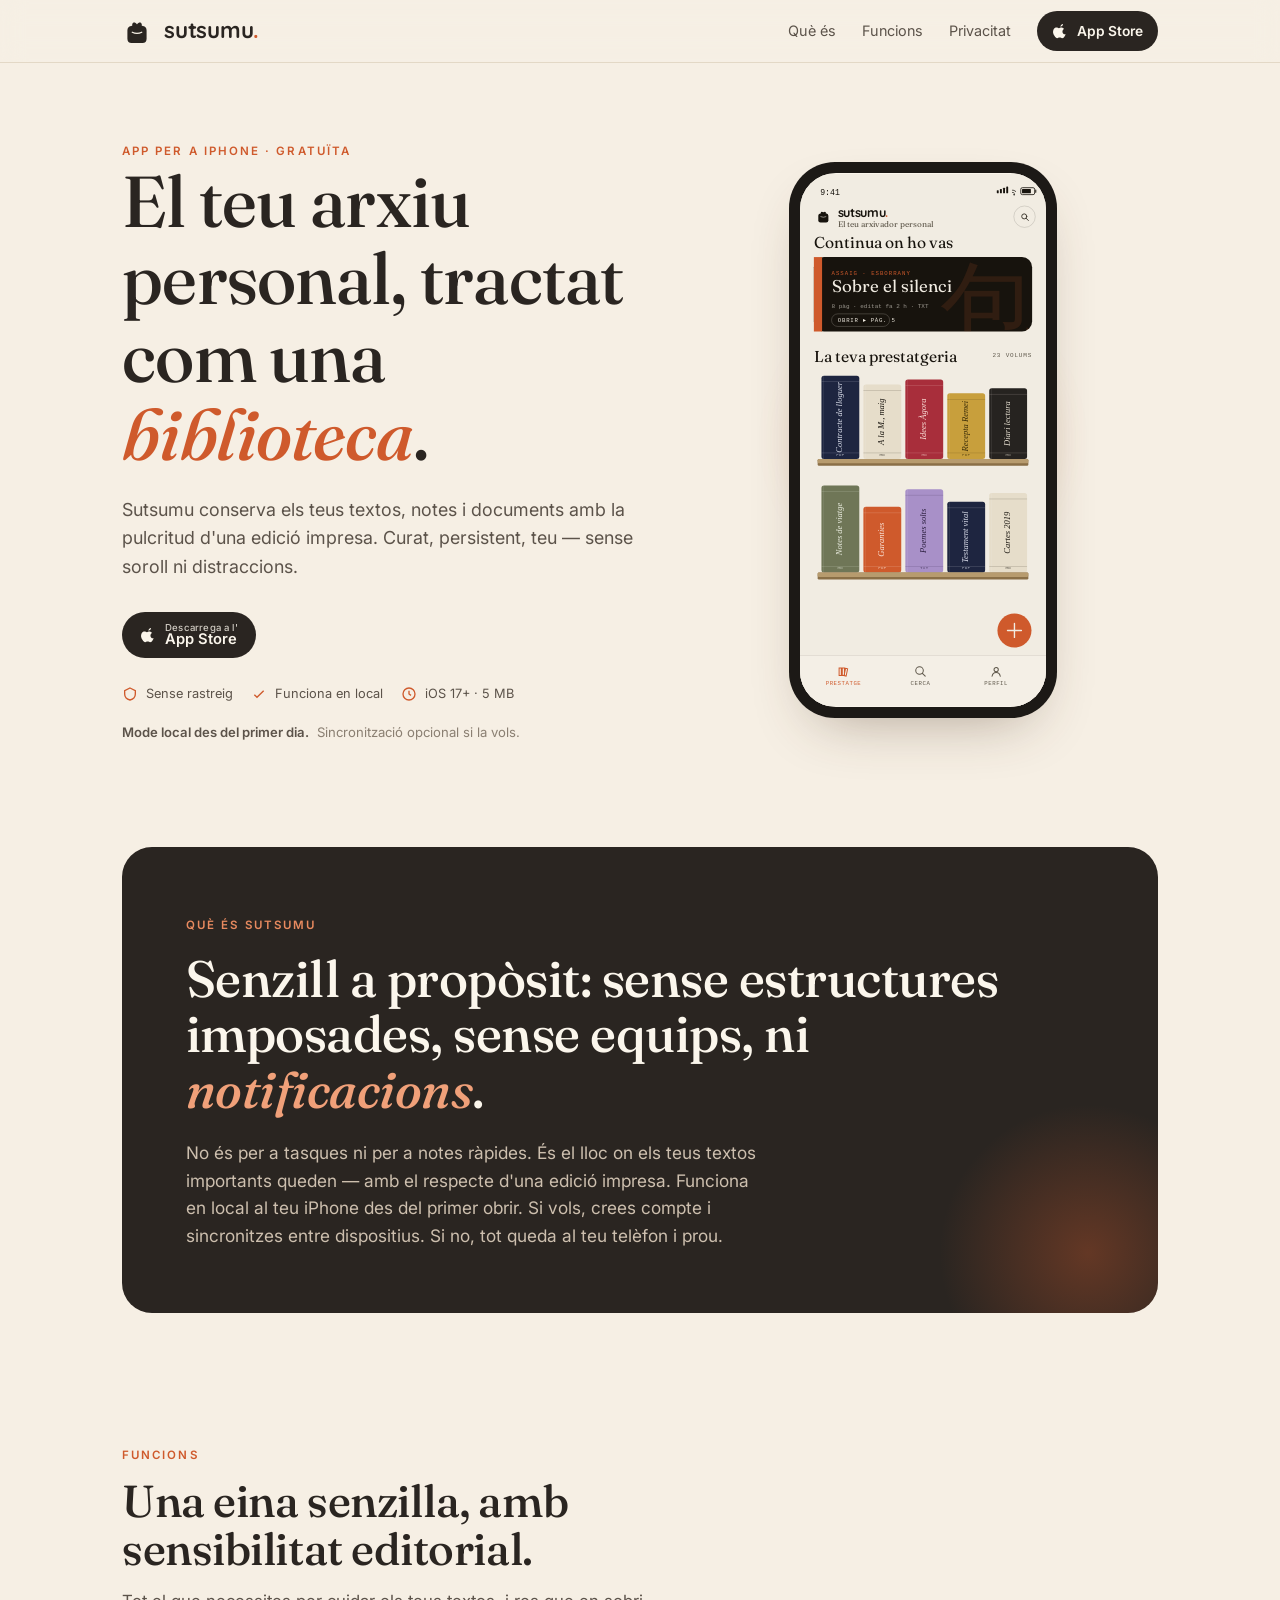
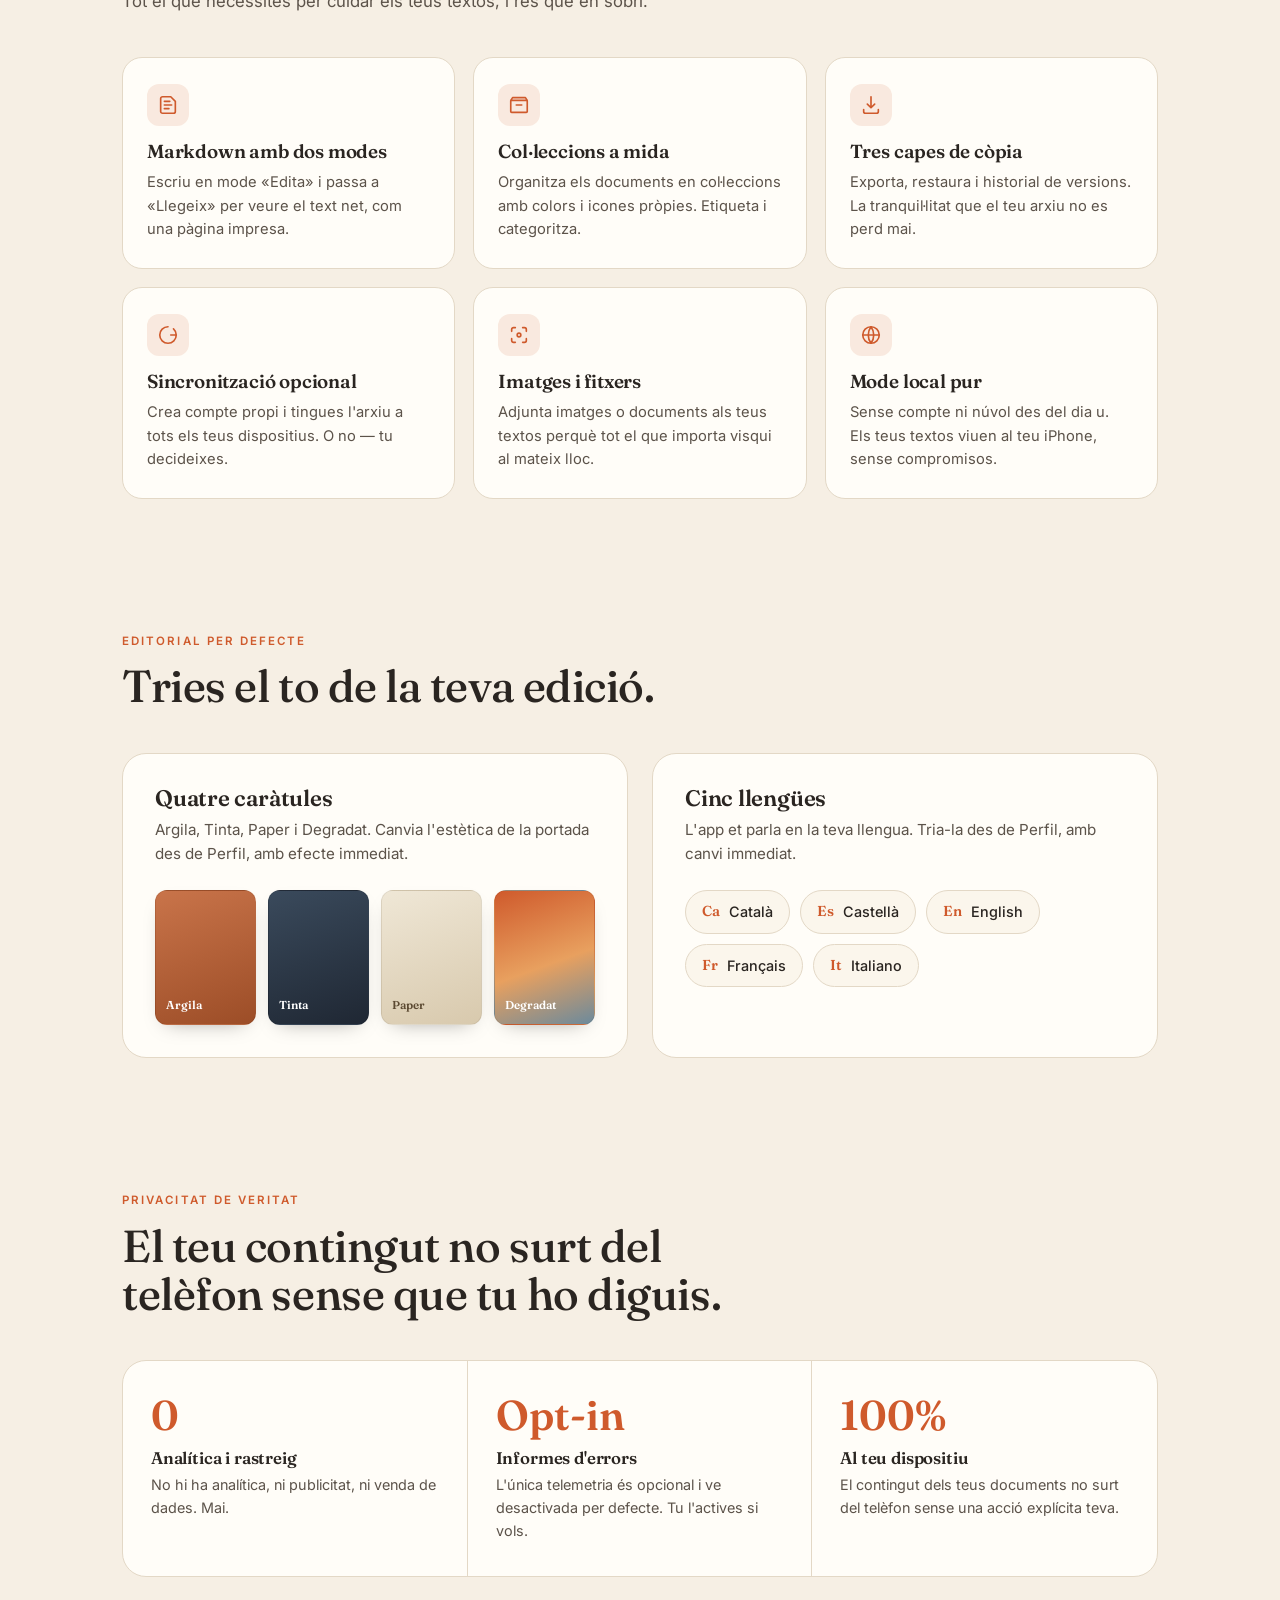
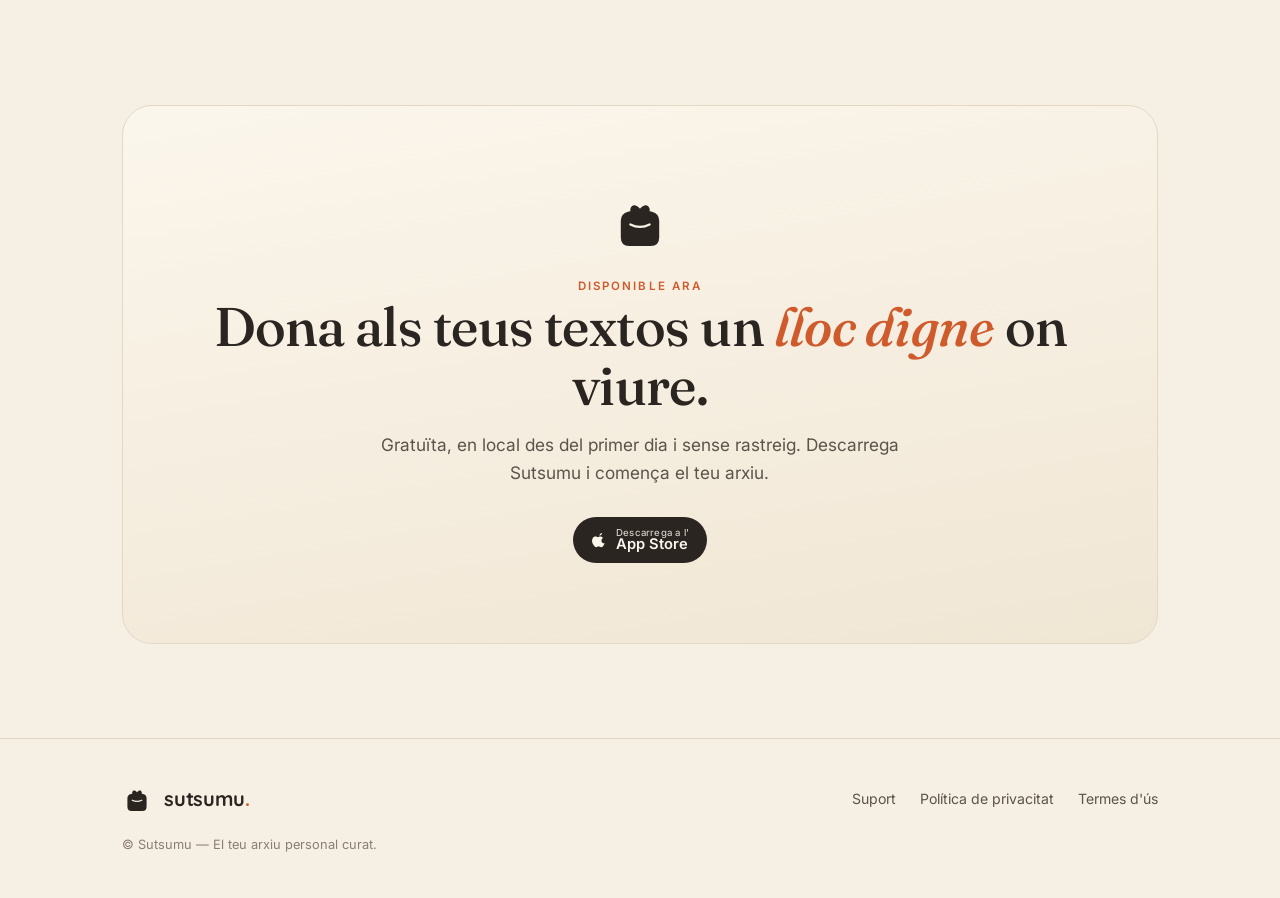
<file: index.html>
<!DOCTYPE html>
<html lang="ca">
<head>
<meta charset="UTF-8" />
<meta name="viewport" content="width=device-width, initial-scale=1" />
<meta name="theme-color" content="#cf5a2c" />
<title>Sutsumu — El teu arxiu personal curat</title>
<meta name="description" content="Sutsumu és una app per a iPhone que tracta els teus documents com una biblioteca: curada, persistent, teva. Local des del primer dia, sense rastreig. Disponible a l'App Store." />
<meta name="robots" content="index, follow" />
<link rel="canonical" href="https://sutsumu.com/" />
<meta property="og:title" content="Sutsumu — El teu arxiu personal curat" />
<meta property="og:description" content="Una app per a iPhone que tracta els teus documents com una biblioteca: curada, persistent, teva." />
<meta property="og:type" content="website" />
<meta property="og:url" content="https://sutsumu.com/" />
<meta name="twitter:card" content="summary" />
<meta name="twitter:title" content="Sutsumu — El teu arxiu personal curat" />
<meta name="twitter:description" content="Una app per a iPhone que tracta els teus documents com una biblioteca: curada, persistent, teva." />
<link rel="preconnect" href="https://fonts.googleapis.com">
<link rel="preconnect" href="https://fonts.gstatic.com" crossorigin>
<link href="https://fonts.googleapis.com/css2?family=Fraunces:ital,opsz,wght@0,9..144,400;0,9..144,500;0,9..144,600;1,9..144,400&family=Inter:wght@400;500;600&family=Quicksand:wght@500;600;700&display=swap" rel="stylesheet">
<style>
  :root{
    --paper:#f6efe4;
    --paper-2:#fbf6ec;
    --ink:#2a2521;
    --ink-soft:#5c534a;
    --ink-faint:#8a7f72;
    --clay:#cf5a2c;
    --clay-deep:#b14a22;
    --line:#e3d8c6;
    --card:#fffdf8;
    --shadow:0 24px 60px -28px rgba(73,49,28,.45);
    --serif:"Fraunces",Georgia,"Times New Roman",serif;
    --sans:"Inter",-apple-system,BlinkMacSystemFont,"Segoe UI",sans-serif;
  }
  *{box-sizing:border-box;margin:0;padding:0}
  html{scroll-behavior:smooth}
  body{
    font-family:var(--sans);
    color:var(--ink);
    background:var(--paper);
    line-height:1.6;
    -webkit-font-smoothing:antialiased;
    overflow-x:hidden;
  }
  .wrap{width:100%;max-width:1080px;margin:0 auto;padding:0 22px}
  a{color:inherit;text-decoration:none}
  a:focus-visible{outline:3px solid rgba(207,90,44,.5);outline-offset:4px;border-radius:6px}
  h1,h2,h3{font-family:var(--serif);font-weight:500;line-height:1.08;letter-spacing:-.01em}
  .eyebrow{
    font-family:var(--sans);font-size:.72rem;font-weight:600;letter-spacing:.18em;
    text-transform:uppercase;color:var(--clay);
  }

  /* ---------- Header ---------- */
  header{
    position:sticky;top:0;z-index:50;
    background:rgba(246,239,228,.82);
    backdrop-filter:blur(12px);
    border-bottom:1px solid var(--line);
  }
  .nav{display:flex;align-items:center;justify-content:space-between;height:62px}
  .brand{display:inline-flex;align-items:center;gap:9px}
  .brand-icon{width:36px;height:36px;color:var(--ink);display:block;margin-left:-3px}
  .logo{font-family:"Quicksand",var(--sans);font-size:1.4rem;font-weight:700;letter-spacing:-.01em;color:var(--ink)}
  .logo span{color:var(--clay)}
  .nav-links{display:flex;align-items:center;gap:26px;font-size:.9rem}
  .nav-links a.muted{color:var(--ink-soft)}
  .nav-links a.muted:hover{color:var(--ink)}
  .btn{
    display:inline-flex;align-items:center;gap:9px;
    background:var(--ink);color:var(--paper-2);
    padding:11px 18px;border-radius:999px;font-size:.86rem;font-weight:600;
    transition:transform .2s ease,background .2s ease;white-space:nowrap;
  }
  .btn:hover{background:var(--clay-deep);transform:translateY(-1px)}
  .btn svg{width:16px;height:16px;fill:currentColor}
  .btn .ds{display:flex;flex-direction:column;line-height:1;text-align:left}
  .btn .ds small{font-size:.6rem;font-weight:500;opacity:.8;letter-spacing:.02em}
  .btn .ds b{font-size:.92rem;font-weight:600}
  .nav .btn-mini{padding:9px 15px}
  @media(max-width:640px){.nav-links .muted{display:none}}

  /* ---------- Hero ---------- */
  .hero{position:relative;padding:74px 0 40px}
  .hero-grid{display:grid;grid-template-columns:1.05fr .95fr;gap:48px;align-items:center}
  .hero h1{font-size:clamp(2.6rem,7vw,4.5rem)}
  .hero h1 em{font-style:italic;color:var(--clay)}
  .hero p.lead{
    margin-top:22px;font-size:1.12rem;color:var(--ink-soft);max-width:30em;
  }
  .hero .ctas{display:flex;flex-wrap:wrap;gap:14px;margin-top:30px;align-items:center}
  .hero .note{font-size:.82rem;color:var(--ink-faint);margin-top:18px;display:flex;align-items:center;gap:8px}
  .hero .note b{color:var(--ink-soft);font-weight:600}
  .badge-row{display:flex;gap:18px;flex-wrap:wrap;margin-top:26px}
  .badge-row .b{display:flex;align-items:center;gap:8px;font-size:.8rem;color:var(--ink-soft)}
  .badge-row .b svg{width:16px;height:16px;stroke:var(--clay);fill:none;stroke-width:2}

  /* ---------- Phone mockup ---------- */
  .phone-stage{display:flex;justify-content:center;align-items:center;position:relative}
  .glow{position:absolute;width:340px;height:340px;border-radius:50%;
    background:radial-gradient(circle,rgba(207,90,44,.28),transparent 65%);filter:blur(10px);z-index:0}
  .phone{
    position:relative;z-index:1;width:268px;height:556px;border-radius:46px;
    background:#1c1916;padding:11px;box-shadow:var(--shadow);
  }
  .phone .screen{
    width:100%;height:100%;border-radius:36px;overflow:hidden;
    background:var(--paper-2);display:flex;flex-direction:column;
  }
  .notch{position:absolute;top:18px;left:50%;transform:translateX(-50%);
    width:96px;height:26px;background:#1c1916;border-radius:0 0 16px 16px;z-index:3}
  .app-top{padding:30px 20px 14px;border-bottom:1px solid var(--line)}
  .app-top .eyebrow{font-size:.6rem;letter-spacing:.16em}
  .app-top h3{font-size:1.45rem;margin-top:5px;font-weight:600}
  .app-meta{display:flex;gap:7px;margin-top:11px;flex-wrap:wrap}
  .chip{font-size:.6rem;padding:4px 9px;border-radius:999px;border:1px solid var(--line);color:var(--ink-soft);font-weight:500}
  .chip.clay{background:var(--clay);color:#fff;border-color:var(--clay)}
  .app-body{padding:16px 20px;flex:1;overflow:hidden}
  .doc{padding:13px 14px;border-radius:13px;background:var(--card);border:1px solid var(--line);margin-bottom:11px}
  .doc .t{font-family:var(--serif);font-size:.92rem;font-weight:600}
  .doc .s{font-size:.66rem;color:var(--ink-faint);margin-top:3px}
  .doc .dots{display:flex;gap:5px;margin-top:9px}
  .doc .dots i{width:8px;height:8px;border-radius:50%;display:block}
  .ln{height:7px;border-radius:4px;background:var(--line);margin-top:7px}
  .ln.s{width:62%}

  .app-screen{width:100%;height:100%;display:block}
  .app-screen .serif{font-family:"Fraunces",Georgia,serif}
  .app-screen .wm{font-family:"Quicksand",sans-serif;font-weight:700}
  .app-screen .mono{font-family:ui-monospace,"SF Mono",Menlo,monospace}

  /* ---------- Sections ---------- */
  section{padding:64px 0}
  .section-head{max-width:40em;margin-bottom:42px}
  .section-head h2{font-size:clamp(1.9rem,4.5vw,2.8rem);margin-top:10px}
  .section-head p{margin-top:14px;color:var(--ink-soft);font-size:1.05rem}

  /* Manifesto / antinotion */
  .manifesto{background:var(--ink);color:var(--paper-2);border-radius:30px;padding:clamp(34px,6vw,64px);position:relative;overflow:hidden}
  .manifesto::after{content:"";position:absolute;right:-80px;bottom:-90px;width:300px;height:300px;border-radius:50%;
    background:radial-gradient(circle,rgba(207,90,44,.35),transparent 70%)}
  .manifesto .eyebrow{color:#e88a5f}
  .manifesto h2{font-size:clamp(2rem,5vw,3.2rem);margin-top:14px;max-width:16em;position:relative;z-index:1}
  .manifesto h2 em{font-style:italic;color:#f0a079}
  .manifesto p{margin-top:22px;color:#cdbfae;font-size:1.08rem;max-width:34em;position:relative;z-index:1}

  /* Features grid */
  .grid{display:grid;grid-template-columns:repeat(3,1fr);gap:18px}
  .feat{background:var(--card);border:1px solid var(--line);border-radius:20px;padding:26px 24px;transition:transform .25s ease,box-shadow .25s ease}
  .feat:hover{transform:translateY(-4px);box-shadow:var(--shadow)}
  .feat .ic{width:42px;height:42px;border-radius:12px;display:flex;align-items:center;justify-content:center;
    background:rgba(207,90,44,.12);margin-bottom:16px}
  .feat .ic svg{width:22px;height:22px;stroke:var(--clay);fill:none;stroke-width:1.8;stroke-linecap:round;stroke-linejoin:round}
  .feat h3{font-size:1.18rem;font-weight:600}
  .feat p{margin-top:9px;font-size:.92rem;color:var(--ink-soft)}

  /* Covers + languages */
  .duo{display:grid;grid-template-columns:1fr 1fr;gap:24px}
  .panel{background:var(--card);border:1px solid var(--line);border-radius:24px;padding:32px;min-width:0}
  .panel h3{font-size:1.4rem;font-weight:600}
  .panel p{margin-top:8px;color:var(--ink-soft);font-size:.95rem}
  .covers{display:grid;grid-template-columns:repeat(4,1fr);gap:12px;margin-top:24px}
  .cover{aspect-ratio:3/4;border-radius:12px;border:1px solid rgba(0,0,0,.06);display:flex;align-items:flex-end;padding:10px;
    font-family:var(--serif);font-size:.72rem;font-weight:600;color:#fff;box-shadow:0 8px 20px -12px rgba(0,0,0,.4)}
  .cover.argila{background:linear-gradient(160deg,#c9744a,#9c4d27)}
  .cover.tinta{background:linear-gradient(160deg,#3a4a5c,#1f2733);}
  .cover.paper{background:linear-gradient(160deg,#efe7d6,#d8c9ad);color:#5c4a32}
  .cover.degradat{background:linear-gradient(160deg,#cf5a2c,#e8a05f 55%,#6c8a9c)}
  .langs{display:flex;flex-wrap:wrap;gap:10px;margin-top:24px}
  .lang{display:flex;align-items:center;gap:9px;border:1px solid var(--line);border-radius:999px;padding:9px 16px;font-size:.9rem;font-weight:500;background:var(--paper-2)}
  .lang b{font-family:var(--serif);color:var(--clay);font-weight:600}

  /* Privacy / trust */
  .trust{display:grid;grid-template-columns:repeat(3,1fr);gap:0;border:1px solid var(--line);border-radius:24px;overflow:hidden;background:var(--card)}
  .trust .cell{padding:34px 28px;border-right:1px solid var(--line)}
  .trust .cell:last-child{border-right:none}
  .trust .num{font-family:var(--serif);font-size:2.6rem;font-weight:600;color:var(--clay);line-height:1}
  .trust .cell h3{font-size:1.05rem;font-weight:600;margin-top:12px}
  .trust .cell p{font-size:.9rem;color:var(--ink-soft);margin-top:6px}

  /* Final CTA */
  .final{text-align:center;background:linear-gradient(170deg,var(--paper-2),#f0e6d4);border-radius:30px;padding:clamp(44px,7vw,80px) 24px;border:1px solid var(--line)}
  .final h2{font-size:clamp(2.1rem,5.5vw,3.4rem)}
  .final h2 em{font-style:italic;color:var(--clay)}
  .final p{margin:16px auto 0;color:var(--ink-soft);max-width:30em;font-size:1.08rem}
  .final .ctas{display:flex;justify-content:center;flex-wrap:wrap;gap:14px;margin-top:30px}
  .icon-app{width:72px;height:72px;color:var(--ink);margin:0 auto 14px;display:block}

  /* Footer */
  footer{border-top:1px solid var(--line);padding:42px 0;margin-top:30px}
  .foot{display:flex;justify-content:space-between;align-items:center;flex-wrap:wrap;gap:18px}
  .foot .logo{font-size:1.25rem}
  .foot-links{display:flex;gap:24px;font-size:.88rem;color:var(--ink-soft)}
  .foot-links a:hover{color:var(--clay)}
  .copy{font-size:.8rem;color:var(--ink-faint);margin-top:18px}

  /* reveal */
  .reveal{opacity:0;transform:translateY(22px);transition:opacity .7s ease,transform .7s ease}
  .reveal.in{opacity:1;transform:none}

  @media(max-width:880px){
    .hero-grid{grid-template-columns:1fr;gap:36px}
    .hero{padding:48px 0 20px;text-align:center}
    .hero p.lead{margin-left:auto;margin-right:auto}
    .hero .ctas,.badge-row,.hero .note{justify-content:center}
    .grid{grid-template-columns:1fr 1fr}
    .duo{grid-template-columns:1fr}
    .trust{grid-template-columns:1fr}
    .trust .cell{border-right:none;border-bottom:1px solid var(--line)}
    .trust .cell:last-child{border-bottom:none}
  }
  @media(max-width:540px){
    .grid{grid-template-columns:1fr}
    section{padding:48px 0}
    .panel{padding:26px 20px}
    .covers{gap:8px}
    .cover{padding:8px;font-size:.68rem}
  }
  @media(max-width:640px){
    .wrap{padding:0 18px}
    .nav{height:58px}
    .brand-icon{width:31px;height:31px}
    .logo{font-size:1.26rem}
    .nav .btn-mini{padding:9px 13px;font-size:.8rem}
    .hero{padding:30px 0 28px}
    .hero-grid{gap:22px}
    .hero h1{
      font-size:clamp(2.05rem,10vw,2.55rem);
      line-height:1.04;
      letter-spacing:0;
      max-width:9.4em;
      margin-left:auto;
      margin-right:auto;
    }
    .hero p.lead{
      margin-top:16px;
      font-size:.98rem;
      line-height:1.5;
      max-width:24em;
    }
    .hero .ctas{margin-top:22px}
    .badge-row{margin-top:18px;gap:10px 14px}
    .badge-row .b{font-size:.75rem}
    .hero .note{display:none}
    .phone-stage{
      align-items:flex-start;
      margin-top:2px;
      max-height:260px;
      overflow:hidden;
    }
    .glow{width:230px;height:230px}
    .phone{
      width:min(58vw,218px);
      height:auto;
      aspect-ratio:268/556;
      border-radius:38px;
      padding:9px;
    }
    .phone .screen{border-radius:29px}
    #que-es{padding-top:24px}
    .manifesto,.final{border-radius:22px}
  }
  @media(max-width:380px){
    .wrap{padding:0 16px}
    .hero h1{font-size:2rem}
    .hero p.lead{font-size:.95rem}
    .badge-row .b:nth-child(3){display:none}
    .phone{width:min(54vw,200px)}
    .nav .btn-mini{padding:8px 11px}
  }
  @media(max-width:640px) and (max-height:720px){
    .badge-row{display:none}
    .hero p.lead{font-size:.94rem}
    .phone-stage{max-height:170px}
    .phone{width:min(52vw,190px)}
  }

  @media (prefers-reduced-motion: reduce){
    html{scroll-behavior:auto}
    *,*::before,*::after{
      animation-duration:.01ms!important;
      animation-iteration-count:1!important;
      transition-duration:.01ms!important;
      scroll-behavior:auto!important;
    }
    .reveal{opacity:1;transform:none}
  }
</style>
</head>
<body>

<svg width="0" height="0" style="position:absolute" aria-hidden="true" focusable="false">
  <symbol id="sutsumu-mark" viewBox="0 0 120 120">
    <mask id="sutsumu-smile">
      <rect width="120" height="120" fill="#fff"/>
      <path d="M44 64 Q60 72 76 64" fill="none" stroke="#000" stroke-width="3.8" stroke-linecap="round"/>
    </mask>
    <g fill="currentColor" mask="url(#sutsumu-smile)">
      <path d="M28 58 Q28 46 40 43 L60 38 L80 43 Q92 46 92 58 L92 86 Q92 100 78 100 L42 100 Q28 100 28 86 Z"/>
      <path d="M60 38 C54 30 46 30 44 38 C42 46 52 48 60 44 C68 48 78 46 76 38 C74 30 66 30 60 38 Z"/>
    </g>
  </symbol>
</svg>

<header>
  <div class="wrap nav">
    <a href="#top" class="brand" aria-label="Sutsumu">
      <svg class="brand-icon" role="img" aria-hidden="true"><use href="#sutsumu-mark"/></svg>
      <span class="logo">sutsumu<span>.</span></span>
    </a>
    <nav class="nav-links">
      <a class="muted" href="#que-es">Què és</a>
      <a class="muted" href="#funcions">Funcions</a>
      <a class="muted" href="#privacitat">Privacitat</a>
      <a class="btn btn-mini" href="https://apps.apple.com/app/sutsumu/id6776719183" target="_blank" rel="noopener">
        <svg viewBox="0 0 24 24"><path d="M16.5 1.5c.1 1-.3 2-1 2.8-.7.8-1.8 1.4-2.8 1.3-.1-1 .4-2 1-2.7.7-.8 1.9-1.4 2.8-1.4zM20.5 17c-.5 1.2-.8 1.7-1.5 2.7-.9 1.4-2.2 3.1-3.8 3.1-1.4 0-1.8-.9-3.7-.9s-2.3.9-3.7.9c-1.5 0-2.7-1.5-3.7-2.9C1.4 16.8.8 12.2 2.5 9.3c.9-1.5 2.5-2.5 4.2-2.5 1.5 0 2.5 1 3.7 1 1.2 0 1.9-1 3.7-1 1.4 0 2.9.8 3.9 2.1-3.4 1.9-2.8 6.8.5 8.1z"/></svg>
        App Store
      </a>
    </nav>
  </div>
</header>

<main id="top">

  <!-- HERO -->
  <section class="hero">
    <div class="wrap hero-grid">
      <div class="reveal in">
        <span class="eyebrow">App per a iPhone · Gratuïta</span>
        <h1>El teu arxiu personal, tractat com una <em>biblioteca</em>.</h1>
        <p class="lead">Sutsumu conserva els teus textos, notes i documents amb la pulcritud d'una edició impresa. Curat, persistent, teu — sense soroll ni distraccions.</p>
        <div class="ctas">
          <a class="btn" href="https://apps.apple.com/app/sutsumu/id6776719183" target="_blank" rel="noopener">
            <svg viewBox="0 0 24 24"><path d="M16.5 1.5c.1 1-.3 2-1 2.8-.7.8-1.8 1.4-2.8 1.3-.1-1 .4-2 1-2.7.7-.8 1.9-1.4 2.8-1.4zM20.5 17c-.5 1.2-.8 1.7-1.5 2.7-.9 1.4-2.2 3.1-3.8 3.1-1.4 0-1.8-.9-3.7-.9s-2.3.9-3.7.9c-1.5 0-2.7-1.5-3.7-2.9C1.4 16.8.8 12.2 2.5 9.3c.9-1.5 2.5-2.5 4.2-2.5 1.5 0 2.5 1 3.7 1 1.2 0 1.9-1 3.7-1 1.4 0 2.9.8 3.9 2.1-3.4 1.9-2.8 6.8.5 8.1z"/></svg>
            <span class="ds"><small>Descarrega a l'</small><b>App Store</b></span>
          </a>
        </div>
        <div class="badge-row">
          <span class="b"><svg viewBox="0 0 24 24"><path d="M12 3l8 4v5c0 5-3.5 8-8 9-4.5-1-8-4-8-9V7l8-4z"/></svg> Sense rastreig</span>
          <span class="b"><svg viewBox="0 0 24 24"><path d="M5 13l4 4L19 7"/></svg> Funciona en local</span>
          <span class="b"><svg viewBox="0 0 24 24"><circle cx="12" cy="12" r="9"/><path d="M12 7v5l3 2"/></svg> iOS 17+ · 5 MB</span>
        </div>
        <p class="note"><b>Mode local des del primer dia.</b> Sincronització opcional si la vols.</p>
      </div>

      <div class="phone-stage reveal in">
        <div class="glow"></div>
        <div class="phone">
          <div class="screen">
            <svg class="app-screen" viewBox="0 0 390 844" xmlns="http://www.w3.org/2000/svg" role="img" aria-label="Pantalla principal de l'app Sutsumu: la teva prestatgeria de documents">
              <rect width="390" height="844" fill="#f1ece2"></rect>
              <text x="32" y="34" class="mono" font-size="13" font-weight="500" fill="#17130d">9:41</text>
              <g fill="#17130d">
                <rect x="312" y="26" width="3" height="5" rx="1"></rect>
                <rect x="317" y="24" width="3" height="7" rx="1"></rect>
                <rect x="322" y="22" width="3" height="9" rx="1"></rect>
                <rect x="327" y="20" width="3" height="11" rx="1"></rect>
              </g>
              <g fill="none" stroke="#17130d" stroke-width="1.3" stroke-linecap="round">
                <path d="M337 26c2 0 3.8.8 5 2.1"></path>
                <path d="M337 29.5c1 0 2 .4 2.7 1.1"></path>
              </g>
              <circle cx="339.5" cy="33" r="1.2" fill="#17130d"></circle>
              <rect x="350" y="22" width="22" height="11" rx="2.5" fill="none" stroke="#17130d" stroke-width="1.3"></rect>
              <rect x="352" y="24" width="14" height="7" rx="1" fill="#17130d"></rect>
              <rect x="373" y="25" width="1.6" height="5" rx="0.8" fill="#17130d"></rect>
              <g transform="translate(22,52) scale(0.25)">
                <path d="M28 58 Q28 46 40 43 L60 38 L80 43 Q92 46 92 58 L92 86 Q92 100 78 100 L42 100 Q28 100 28 86 Z" fill="#17130d"></path>
                <path d="M60 38 C54 30 46 30 44 38 C42 46 52 48 60 44 C68 48 78 46 76 38 C74 30 66 30 60 38 Z" fill="#17130d"></path>
                <path d="M44 64 Q60 72 76 64" stroke="#f1ece2" stroke-width="3.4" stroke-linecap="round" fill="none"></path>
              </g>
              <text x="60" y="68" class="wm" font-size="20" letter-spacing="-0.6" fill="#17130d">sutsumu<tspan fill="#cf5a2c">.</tspan></text>
              <text x="60" y="84" class="serif" font-size="13" fill="#5e574a">El teu arxivador personal</text>
              <circle cx="356" cy="68" r="17" fill="none" stroke="rgba(23,19,13,0.2)" stroke-width="1"></circle>
              <g fill="none" stroke="#3a342b" stroke-width="1.5" stroke-linecap="round" transform="translate(349,61)"><circle cx="6.5" cy="6.5" r="4"></circle><path d="M9.5 9.5L13 13"></path></g>
              <text x="22" y="118" class="serif" font-size="25" fill="#17130d">Continua on ho vas</text>
              <clipPath id="fcard"><rect x="22" y="132" width="346" height="118" rx="16"></rect></clipPath>
              <rect x="22" y="132" width="346" height="118" rx="16" fill="#17130d"></rect>
              <g clip-path="url(#fcard)">
                <text x="372" y="262" class="serif" font-size="150" fill="rgba(207,90,44,0.14)" text-anchor="end">包</text>
              </g>
              <rect x="22" y="132" width="13" height="118" fill="#cf5a2c"></rect>
              <text x="50" y="160" class="mono" font-size="9" letter-spacing="1.6" fill="#cf5a2c">ASSAIG · ESBORRANY</text>
              <text x="50" y="188" class="serif" font-size="27" fill="#f1ece2">Sobre el silenci</text>
              <text x="50" y="212" class="mono" font-size="9.5" fill="rgba(241,236,226,0.6)">8 pàg · editat fa 2 h · TXT</text>
              <rect x="50" y="222" width="92" height="20" rx="10" fill="none" stroke="rgba(241,236,226,0.3)"></rect>
              <text x="60" y="235" class="mono" font-size="9" letter-spacing="1.2" fill="#f1ece2">OBRIR ▸ PÀG. 5</text>
              <text x="22" y="298" class="serif" font-size="25" fill="#17130d">La teva prestatgeria</text>
              <text x="368" y="290" class="mono" font-size="9.5" letter-spacing="1.3" fill="#5e574a" text-anchor="end">23 VOLUMS</text>
              <g>
                <rect x="34" y="320" width="60" height="132" rx="4" fill="#1e2540"></rect>
                <rect x="37" y="320" width="1" height="132" fill="rgba(255,255,255,0.12)"></rect>
                <rect x="34" y="329" width="60" height="1" fill="#dde0ec" opacity="0.22"></rect>
                <rect x="34" y="442" width="60" height="1" fill="#dde0ec" opacity="0.22"></rect>
                <text x="64" y="386" transform="rotate(-90 64 386)" fill="#dde0ec" font-family="Newsreader, serif" font-style="italic" font-size="13.5" text-anchor="middle" dominant-baseline="middle">Contracte de lloguer</text>
                <text x="64" y="447" fill="#dde0ec" opacity="0.7" font-family="ui-monospace, monospace" font-size="6.5" letter-spacing="0.5" text-anchor="middle">PDF</text>
              </g><g>
                <rect x="100.5" y="334" width="60" height="118" rx="4" fill="#e6ddca"></rect>
                <rect x="103.5" y="334" width="1" height="118" fill="rgba(255,255,255,0.12)"></rect>
                <rect x="100.5" y="343" width="60" height="1" fill="#17130d" opacity="0.22"></rect>
                <rect x="100.5" y="442" width="60" height="1" fill="#17130d" opacity="0.22"></rect>
                <text x="130.5" y="393" transform="rotate(-90 130.5 393)" fill="#17130d" font-family="Newsreader, serif" font-style="italic" font-size="13.5" text-anchor="middle" dominant-baseline="middle">A la M., maig</text>
                <text x="130.5" y="447" fill="#17130d" opacity="0.7" font-family="ui-monospace, monospace" font-size="6.5" letter-spacing="0.5" text-anchor="middle">MD</text>
              </g><g>
                <rect x="167" y="326" width="60" height="126" rx="4" fill="#a82e3b"></rect>
                <rect x="170" y="326" width="1" height="126" fill="rgba(255,255,255,0.12)"></rect>
                <rect x="167" y="335" width="60" height="1" fill="#fce4dc" opacity="0.22"></rect>
                <rect x="167" y="442" width="60" height="1" fill="#fce4dc" opacity="0.22"></rect>
                <text x="197" y="389" transform="rotate(-90 197 389)" fill="#fce4dc" font-family="Newsreader, serif" font-style="italic" font-size="13.5" text-anchor="middle" dominant-baseline="middle">Idees Àgora</text>
                <text x="197" y="447" fill="#fce4dc" opacity="0.7" font-family="ui-monospace, monospace" font-size="6.5" letter-spacing="0.5" text-anchor="middle">MD</text>
              </g><g>
                <rect x="233.5" y="348" width="60" height="104" rx="4" fill="#c89f3c"></rect>
                <rect x="236.5" y="348" width="1" height="104" fill="rgba(255,255,255,0.12)"></rect>
                <rect x="233.5" y="357" width="60" height="1" fill="#3a2c08" opacity="0.22"></rect>
                <rect x="233.5" y="442" width="60" height="1" fill="#3a2c08" opacity="0.22"></rect>
                <text x="263.5" y="400" transform="rotate(-90 263.5 400)" fill="#3a2c08" font-family="Newsreader, serif" font-style="italic" font-size="13.5" text-anchor="middle" dominant-baseline="middle">Recepta Remei</text>
                <text x="263.5" y="447" fill="#3a2c08" opacity="0.7" font-family="ui-monospace, monospace" font-size="6.5" letter-spacing="0.5" text-anchor="middle">PDF</text>
              </g><g>
                <rect x="300" y="340" width="60" height="112" rx="4" fill="#262320"></rect>
                <rect x="303" y="340" width="1" height="112" fill="rgba(255,255,255,0.12)"></rect>
                <rect x="300" y="349" width="60" height="1" fill="#e7e0d1" opacity="0.22"></rect>
                <rect x="300" y="442" width="60" height="1" fill="#e7e0d1" opacity="0.22"></rect>
                <text x="330" y="396" transform="rotate(-90 330 396)" fill="#e7e0d1" font-family="Newsreader, serif" font-style="italic" font-size="13.5" text-anchor="middle" dominant-baseline="middle">Diari lectura</text>
                <text x="330" y="447" fill="#e7e0d1" opacity="0.7" font-family="ui-monospace, monospace" font-size="6.5" letter-spacing="0.5" text-anchor="middle">MD</text>
              </g>
              <rect x="28" y="452" width="334" height="11" rx="2" fill="#8a6f47"></rect>
              <rect x="28" y="452" width="334" height="7" rx="2" fill="#b79b6e"></rect>
              <g>
                <rect x="34" y="494" width="60" height="138" rx="4" fill="#6f7657"></rect>
                <rect x="37" y="494" width="1" height="138" fill="rgba(255,255,255,0.12)"></rect>
                <rect x="34" y="503" width="60" height="1" fill="#eef0e4" opacity="0.22"></rect>
                <rect x="34" y="622" width="60" height="1" fill="#eef0e4" opacity="0.22"></rect>
                <text x="64" y="563" transform="rotate(-90 64 563)" fill="#eef0e4" font-family="Newsreader, serif" font-style="italic" font-size="13.5" text-anchor="middle" dominant-baseline="middle">Notes de viatge</text>
                <text x="64" y="627" fill="#eef0e4" opacity="0.7" font-family="ui-monospace, monospace" font-size="6.5" letter-spacing="0.5" text-anchor="middle">MD</text>
              </g><g>
                <rect x="100.5" y="528" width="60" height="104" rx="4" fill="#cf5a2c"></rect>
                <rect x="103.5" y="528" width="1" height="104" fill="rgba(255,255,255,0.12)"></rect>
                <rect x="100.5" y="537" width="60" height="1" fill="#fbe9df" opacity="0.22"></rect>
                <rect x="100.5" y="622" width="60" height="1" fill="#fbe9df" opacity="0.22"></rect>
                <text x="130.5" y="580" transform="rotate(-90 130.5 580)" fill="#fbe9df" font-family="Newsreader, serif" font-style="italic" font-size="13.5" text-anchor="middle" dominant-baseline="middle">Garanties</text>
                <text x="130.5" y="627" fill="#fbe9df" opacity="0.7" font-family="ui-monospace, monospace" font-size="6.5" letter-spacing="0.5" text-anchor="middle">PDF</text>
              </g><g>
                <rect x="167" y="500" width="60" height="132" rx="4" fill="#a890c8"></rect>
                <rect x="170" y="500" width="1" height="132" fill="rgba(255,255,255,0.12)"></rect>
                <rect x="167" y="509" width="60" height="1" fill="#2a1e3d" opacity="0.22"></rect>
                <rect x="167" y="622" width="60" height="1" fill="#2a1e3d" opacity="0.22"></rect>
                <text x="197" y="566" transform="rotate(-90 197 566)" fill="#2a1e3d" font-family="Newsreader, serif" font-style="italic" font-size="13.5" text-anchor="middle" dominant-baseline="middle">Poemes solts</text>
                <text x="197" y="627" fill="#2a1e3d" opacity="0.7" font-family="ui-monospace, monospace" font-size="6.5" letter-spacing="0.5" text-anchor="middle">TXT</text>
              </g><g>
                <rect x="233.5" y="520" width="60" height="112" rx="4" fill="#1e2540"></rect>
                <rect x="236.5" y="520" width="1" height="112" fill="rgba(255,255,255,0.12)"></rect>
                <rect x="233.5" y="529" width="60" height="1" fill="#dde0ec" opacity="0.22"></rect>
                <rect x="233.5" y="622" width="60" height="1" fill="#dde0ec" opacity="0.22"></rect>
                <text x="263.5" y="576" transform="rotate(-90 263.5 576)" fill="#dde0ec" font-family="Newsreader, serif" font-style="italic" font-size="13.5" text-anchor="middle" dominant-baseline="middle">Testament vital</text>
                <text x="263.5" y="627" fill="#dde0ec" opacity="0.7" font-family="ui-monospace, monospace" font-size="6.5" letter-spacing="0.5" text-anchor="middle">PDF</text>
              </g><g>
                <rect x="300" y="506" width="60" height="126" rx="4" fill="#e6ddca"></rect>
                <rect x="303" y="506" width="1" height="126" fill="rgba(255,255,255,0.12)"></rect>
                <rect x="300" y="515" width="60" height="1" fill="#17130d" opacity="0.22"></rect>
                <rect x="300" y="622" width="60" height="1" fill="#17130d" opacity="0.22"></rect>
                <text x="330" y="569" transform="rotate(-90 330 569)" fill="#17130d" font-family="Newsreader, serif" font-style="italic" font-size="13.5" text-anchor="middle" dominant-baseline="middle">Cartes 2019</text>
                <text x="330" y="627" fill="#17130d" opacity="0.7" font-family="ui-monospace, monospace" font-size="6.5" letter-spacing="0.5" text-anchor="middle">MD</text>
              </g>
              <rect x="28" y="632" width="334" height="11" rx="2" fill="#8a6f47"></rect>
              <rect x="28" y="632" width="334" height="7" rx="2" fill="#b79b6e"></rect>
              <rect x="0" y="763" width="390" height="81" fill="#f4efe6"></rect>
              <rect x="0" y="763" width="390" height="1" fill="rgba(23,19,13,0.12)"></rect>
              <g transform="translate(58,778)" fill="none" stroke="#cf5a2c" stroke-width="1.6"><path d="M4 5.5h3.5v12H4zM9 5.5h3.5v12H9zM14.2 6l3.3.8-2.4 11.4-3.3-.8z"></path></g>
              <text x="69" y="810" class="mono" font-size="9" letter-spacing="0.9" fill="#cf5a2c" text-anchor="middle">PRESTATGE</text>
              <g transform="translate(180,778)" fill="none" stroke="#5e574a" stroke-width="1.6"><circle cx="9.5" cy="9.5" r="6"></circle><path d="M14 14l4.5 4.5" stroke-linecap="round"></path></g>
              <text x="191" y="810" class="mono" font-size="9" letter-spacing="0.9" fill="#5e574a" text-anchor="middle">CERCA</text>
              <g transform="translate(300,778)" fill="none" stroke="#5e574a" stroke-width="1.6"><circle cx="11" cy="8" r="3.4"></circle><path d="M4.5 18.5c.7-3.8 3.2-6 6.5-6s5.8 2.2 6.5 6" stroke-linecap="round"></path></g>
              <text x="311" y="810" class="mono" font-size="9" letter-spacing="0.9" fill="#5e574a" text-anchor="middle">PERFIL</text>
              <circle cx="340" cy="724" r="27" fill="#cf5a2c"></circle>
              <g stroke="#f1ece2" stroke-width="2.2" stroke-linecap="round"><path d="M340 713v22M329 724h22"></path></g>
            </svg>
          </div>
        </div>
      </div>
    </div>
  </section>

  <!-- MANIFESTO -->
  <section id="que-es">
    <div class="wrap">
      <div class="manifesto reveal">
        <span class="eyebrow">Què és Sutsumu</span>
        <h2>Senzill a propòsit: sense estructures imposades, sense equips, ni <em>notificacions</em>.</h2>
        <p>No és per a tasques ni per a notes ràpides. És el lloc on els teus textos importants queden — amb el respecte d'una edició impresa. Funciona en local al teu iPhone des del primer obrir. Si vols, crees compte i sincronitzes entre dispositius. Si no, tot queda al teu telèfon i prou.</p>
      </div>
    </div>
  </section>

  <!-- FEATURES -->
  <section id="funcions">
    <div class="wrap">
      <div class="section-head reveal">
        <span class="eyebrow">Funcions</span>
        <h2>Una eina senzilla, amb sensibilitat editorial.</h2>
        <p>Tot el que necessites per cuidar els teus textos, i res que en sobri.</p>
      </div>
      <div class="grid">
        <div class="feat reveal">
          <div class="ic"><svg viewBox="0 0 24 24"><path d="M4 19V5a2 2 0 012-2h9l5 5v11a2 2 0 01-2 2H6a2 2 0 01-2-2z"/><path d="M8 8h6M8 12h8M8 16h5"/></svg></div>
          <h3>Markdown amb dos modes</h3>
          <p>Escriu en mode «Edita» i passa a «Llegeix» per veure el text net, com una pàgina impresa.</p>
        </div>
        <div class="feat reveal">
          <div class="ic"><svg viewBox="0 0 24 24"><path d="M3 7l2-3h14l2 3M3 7v12a1 1 0 001 1h16a1 1 0 001-1V7M3 7h18M9 12h6"/></svg></div>
          <h3>Col·leccions a mida</h3>
          <p>Organitza els documents en col·leccions amb colors i icones pròpies. Etiqueta i categoritza.</p>
        </div>
        <div class="feat reveal">
          <div class="ic"><svg viewBox="0 0 24 24"><path d="M12 3v12m0 0l-4-4m4 4l4-4M4 17v2a2 2 0 002 2h12a2 2 0 002-2v-2"/></svg></div>
          <h3>Tres capes de còpia</h3>
          <p>Exporta, restaura i historial de versions. La tranquil·litat que el teu arxiu no es perd mai.</p>
        </div>
        <div class="feat reveal">
          <div class="ic"><svg viewBox="0 0 24 24"><path d="M21 12a9 9 0 11-9-9m9 9h-6m6 0a9 9 0 00-3-6.7"/></svg></div>
          <h3>Sincronització opcional</h3>
          <p>Crea compte propi i tingues l'arxiu a tots els teus dispositius. O no — tu decideixes.</p>
        </div>
        <div class="feat reveal">
          <div class="ic"><svg viewBox="0 0 24 24"><path d="M4 8V6a2 2 0 012-2h2M16 4h2a2 2 0 012 2v2M20 16v2a2 2 0 01-2 2h-2M8 20H6a2 2 0 01-2-2v-2"/><circle cx="12" cy="12" r="2"/></svg></div>
          <h3>Imatges i fitxers</h3>
          <p>Adjunta imatges o documents als teus textos perquè tot el que importa visqui al mateix lloc.</p>
        </div>
        <div class="feat reveal">
          <div class="ic"><svg viewBox="0 0 24 24"><path d="M3 12h18M12 3a15 15 0 010 18M12 3a15 15 0 000 18"/><circle cx="12" cy="12" r="9"/></svg></div>
          <h3>Mode local pur</h3>
          <p>Sense compte ni núvol des del dia u. Els teus textos viuen al teu iPhone, sense compromisos.</p>
        </div>
      </div>
    </div>
  </section>

  <!-- COVERS + LANGUAGES -->
  <section>
    <div class="wrap">
      <div class="section-head reveal">
        <span class="eyebrow">Editorial per defecte</span>
        <h2>Tries el to de la teva edició.</h2>
      </div>
      <div class="duo">
        <div class="panel reveal">
          <h3>Quatre caràtules</h3>
          <p>Argila, Tinta, Paper i Degradat. Canvia l'estètica de la portada des de Perfil, amb efecte immediat.</p>
          <div class="covers">
            <div class="cover argila">Argila</div>
            <div class="cover tinta">Tinta</div>
            <div class="cover paper">Paper</div>
            <div class="cover degradat">Degradat</div>
          </div>
        </div>
        <div class="panel reveal">
          <h3>Cinc llengües</h3>
          <p>L'app et parla en la teva llengua. Tria-la des de Perfil, amb canvi immediat.</p>
          <div class="langs">
            <span class="lang"><b>Ca</b> Català</span>
            <span class="lang"><b>Es</b> Castellà</span>
            <span class="lang"><b>En</b> English</span>
            <span class="lang"><b>Fr</b> Français</span>
            <span class="lang"><b>It</b> Italiano</span>
          </div>
        </div>
      </div>
    </div>
  </section>

  <!-- PRIVACY / TRUST -->
  <section id="privacitat">
    <div class="wrap">
      <div class="section-head reveal">
        <span class="eyebrow">Privacitat de veritat</span>
        <h2>El teu contingut no surt del telèfon sense que tu ho diguis.</h2>
      </div>
      <div class="trust reveal">
        <div class="cell">
          <div class="num">0</div>
          <h3>Analítica i rastreig</h3>
          <p>No hi ha analítica, ni publicitat, ni venda de dades. Mai.</p>
        </div>
        <div class="cell">
          <div class="num">Opt-in</div>
          <h3>Informes d'errors</h3>
          <p>L'única telemetria és opcional i ve desactivada per defecte. Tu l'actives si vols.</p>
        </div>
        <div class="cell">
          <div class="num">100%</div>
          <h3>Al teu dispositiu</h3>
          <p>El contingut dels teus documents no surt del telèfon sense una acció explícita teva.</p>
        </div>
      </div>
    </div>
  </section>

  <!-- FINAL CTA -->
  <section>
    <div class="wrap">
      <div class="final reveal">
        <svg class="icon-app" role="img" aria-label="Sutsumu"><use href="#sutsumu-mark"/></svg>
        <span class="eyebrow">Disponible ara</span>
        <h2>Dona als teus textos un <em>lloc digne</em> on viure.</h2>
        <p>Gratuïta, en local des del primer dia i sense rastreig. Descarrega Sutsumu i comença el teu arxiu.</p>
        <div class="ctas">
          <a class="btn" href="https://apps.apple.com/app/sutsumu/id6776719183" target="_blank" rel="noopener">
            <svg viewBox="0 0 24 24"><path d="M16.5 1.5c.1 1-.3 2-1 2.8-.7.8-1.8 1.4-2.8 1.3-.1-1 .4-2 1-2.7.7-.8 1.9-1.4 2.8-1.4zM20.5 17c-.5 1.2-.8 1.7-1.5 2.7-.9 1.4-2.2 3.1-3.8 3.1-1.4 0-1.8-.9-3.7-.9s-2.3.9-3.7.9c-1.5 0-2.7-1.5-3.7-2.9C1.4 16.8.8 12.2 2.5 9.3c.9-1.5 2.5-2.5 4.2-2.5 1.5 0 2.5 1 3.7 1 1.2 0 1.9-1 3.7-1 1.4 0 2.9.8 3.9 2.1-3.4 1.9-2.8 6.8.5 8.1z"/></svg>
            <span class="ds"><small>Descarrega a l'</small><b>App Store</b></span>
          </a>
        </div>
      </div>
    </div>
  </section>
</main>

<footer>
  <div class="wrap">
    <div class="foot">
      <a href="#top" class="brand" aria-label="Sutsumu">
        <svg class="brand-icon" role="img" aria-hidden="true"><use href="#sutsumu-mark"/></svg>
        <span class="logo">sutsumu<span>.</span></span>
      </a>
      <nav class="foot-links">
        <a href="https://sutsumu.com/support/">Suport</a>
        <a href="https://sutsumu.com/privacy/">Política de privacitat</a>
        <a href="https://sutsumu.com/terms/">Termes d'ús</a>
      </nav>
    </div>
    <p class="copy">© Sutsumu — El teu arxiu personal curat.</p>
  </div>
</footer>

<script>
  // Scroll reveal
  const io = new IntersectionObserver((entries)=>{
    entries.forEach(e=>{ if(e.isIntersecting){ e.target.classList.add('in'); io.unobserve(e.target);} });
  },{threshold:.12});
  document.querySelectorAll('.reveal').forEach(el=>io.observe(el));
</script>
</body>
</html>
</file>
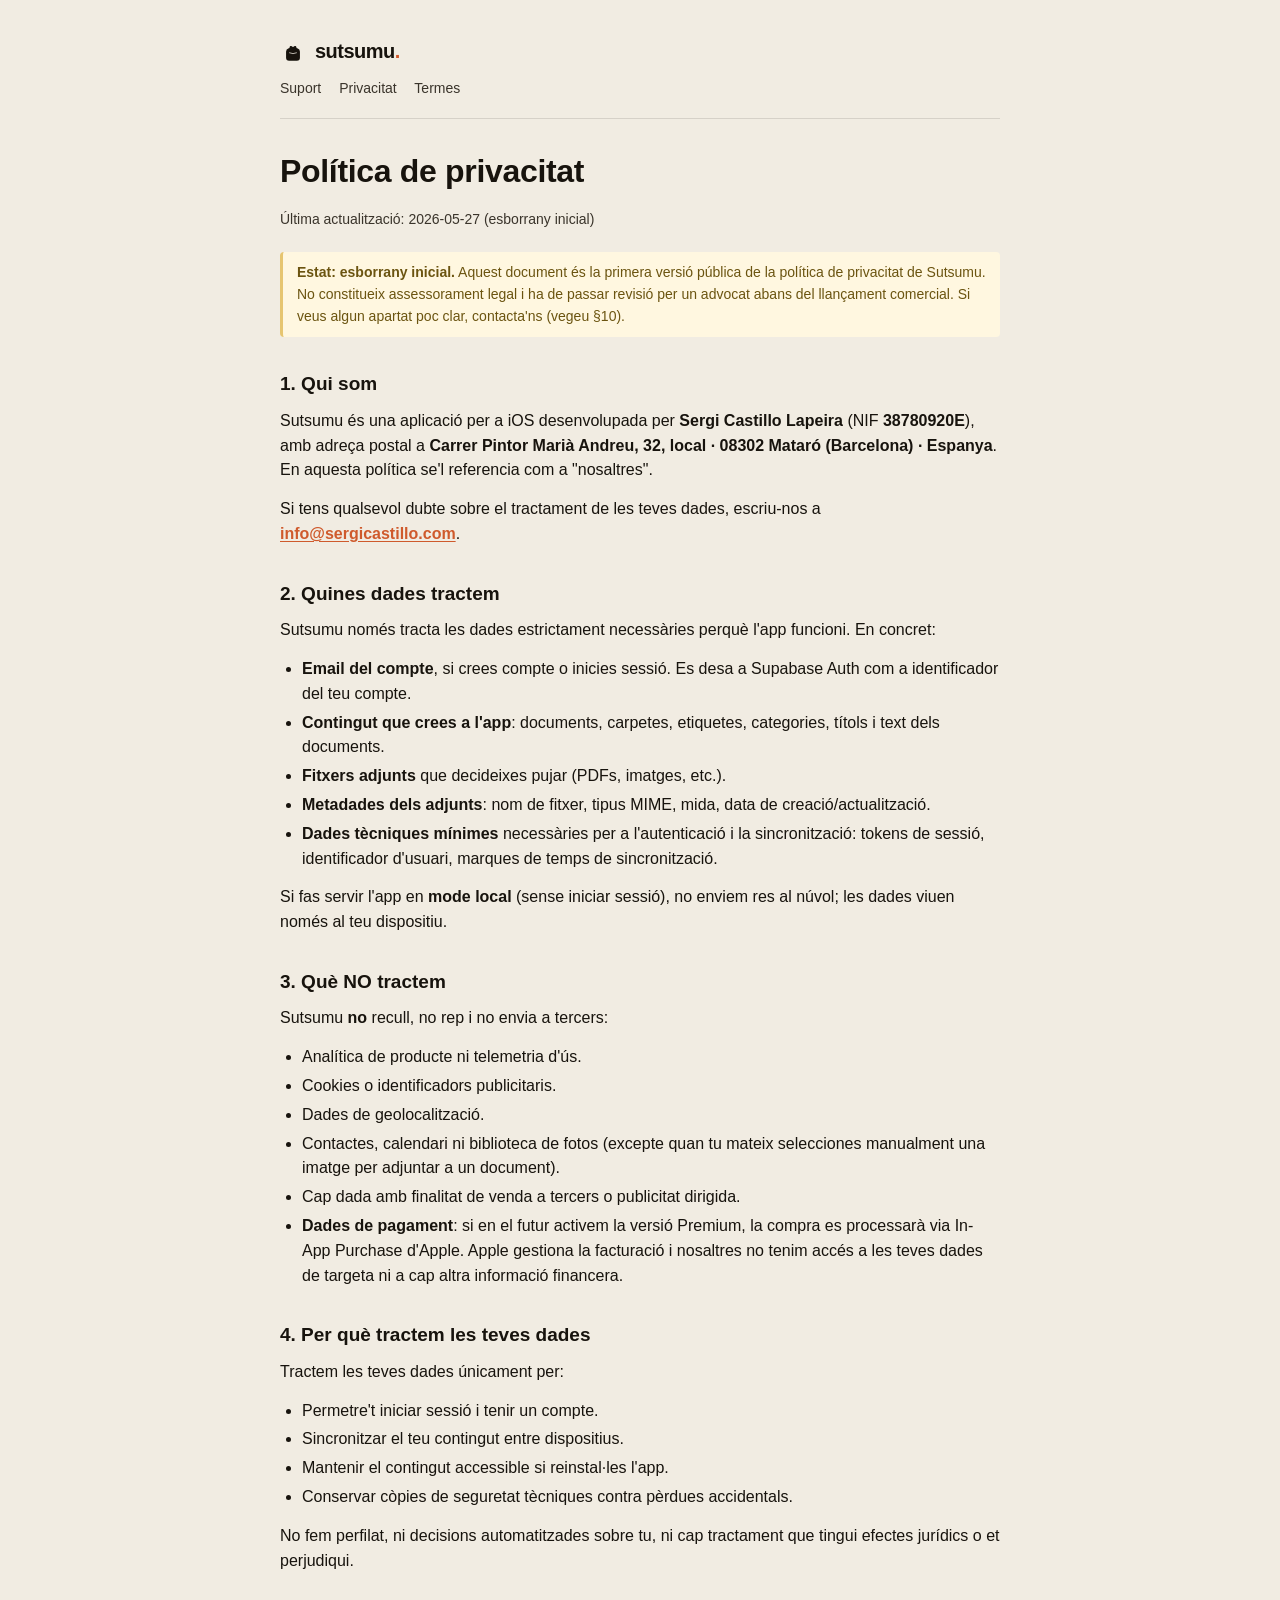
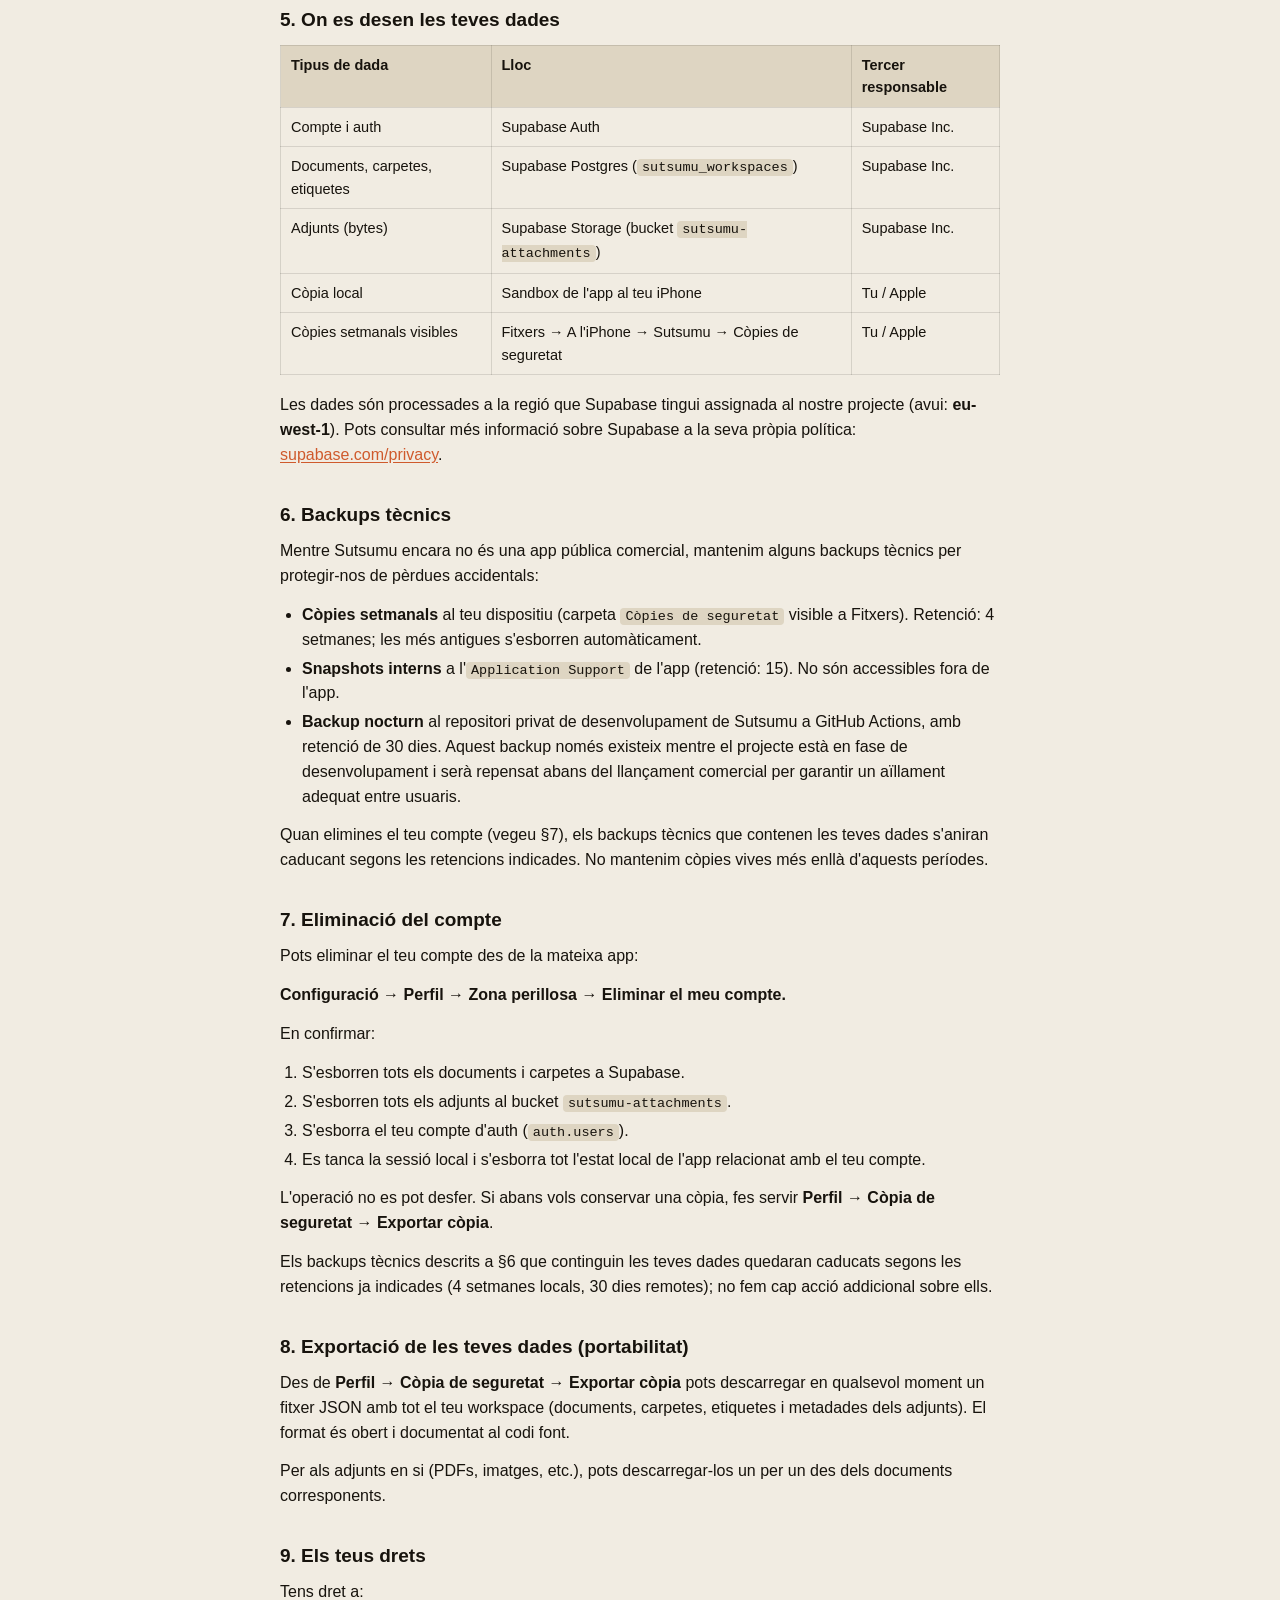
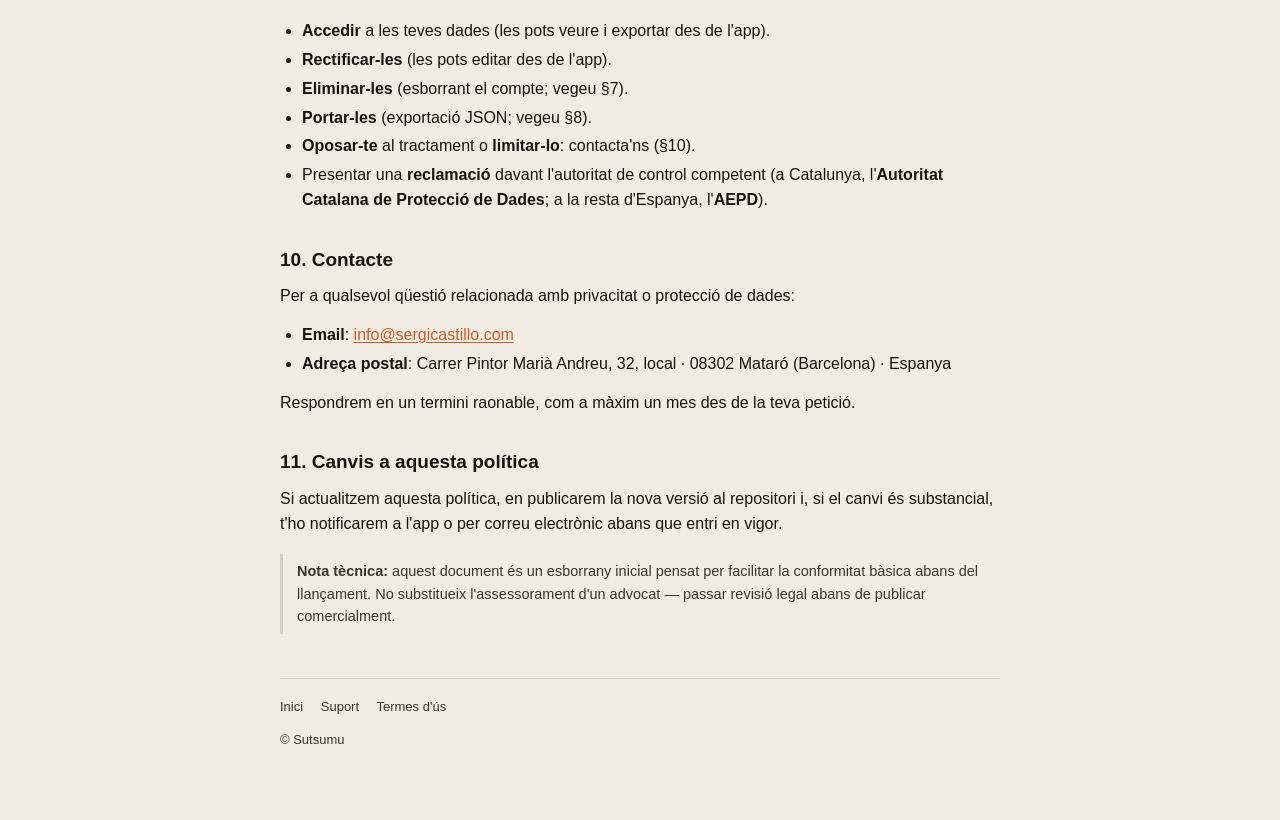
<file: privacy/index.html>
<!DOCTYPE html>
<html lang="ca">
<head>
  <meta charset="utf-8">
  <meta name="viewport" content="width=device-width, initial-scale=1">
  <title>Política de privacitat — Sutsumu</title>
  <meta name="description" content="Política de privacitat de Sutsumu: quines dades tractem, on es desen, com eliminar el compte.">
  <meta name="robots" content="index, follow">
  <link rel="stylesheet" href="../styles.css">
</head>
<body>
  <div class="container">
    <header>
      <a href="../" class="brand" aria-label="Sutsumu — inici">
        <svg class="brand-mark" viewBox="0 0 120 120" xmlns="http://www.w3.org/2000/svg" aria-hidden="true" focusable="false">
          <path d="M28 58 Q28 46 40 43 L60 38 L80 43 Q92 46 92 58 L92 86 Q92 100 78 100 L42 100 Q28 100 28 86 Z" fill="currentColor"/>
          <path d="M60 38 C54 30 46 30 44 38 C42 46 52 48 60 44 C68 48 78 46 76 38 C74 30 66 30 60 38 Z" fill="currentColor"/>
          <path d="M44 64 Q60 72 76 64" stroke="var(--bg)" stroke-width="3.4" stroke-linecap="round" fill="none"/>
        </svg>
        <span class="brand-text">sutsumu<span class="brand-dot">.</span></span>
      </a>
      <nav>
        <a href="../support/">Suport</a>
        <a href="../privacy/">Privacitat</a>
        <a href="../terms/">Termes</a>
      </nav>
    </header>
    <main>
      <h1>Política de privacitat</h1>
      <p class="subtitle">Última actualització: 2026-05-27 (esborrany inicial)</p>

      <div class="pending">
        <strong>Estat: esborrany inicial.</strong> Aquest document és la primera
        versió pública de la política de privacitat de Sutsumu. No constitueix
        assessorament legal i ha de passar revisió per un advocat abans del
        llançament comercial. Si veus algun apartat poc clar, contacta'ns
        (vegeu §10).
      </div>

      <h2>1. Qui som</h2>
      <p>
        Sutsumu és una aplicació per a iOS desenvolupada per
        <strong>Sergi Castillo Lapeira</strong> (NIF <strong>38780920E</strong>),
        amb adreça postal a <strong>Carrer Pintor Marià Andreu, 32, local ·
        08302 Mataró (Barcelona) · Espanya</strong>. En aquesta política
        se'l referencia com a "nosaltres".
      </p>
      <p>
        Si tens qualsevol dubte sobre el tractament de les teves dades, escriu-nos
        a <strong><a href="mailto:info@sergicastillo.com">info@sergicastillo.com</a></strong>.
      </p>

      <h2>2. Quines dades tractem</h2>
      <p>
        Sutsumu només tracta les dades estrictament necessàries perquè l'app
        funcioni. En concret:
      </p>
      <ul>
        <li><strong>Email del compte</strong>, si crees compte o inicies sessió. Es desa a Supabase Auth com a identificador del teu compte.</li>
        <li><strong>Contingut que crees a l'app</strong>: documents, carpetes, etiquetes, categories, títols i text dels documents.</li>
        <li><strong>Fitxers adjunts</strong> que decideixes pujar (PDFs, imatges, etc.).</li>
        <li><strong>Metadades dels adjunts</strong>: nom de fitxer, tipus MIME, mida, data de creació/actualització.</li>
        <li><strong>Dades tècniques mínimes</strong> necessàries per a l'autenticació i la sincronització: tokens de sessió, identificador d'usuari, marques de temps de sincronització.</li>
      </ul>
      <p>
        Si fas servir l'app en <strong>mode local</strong> (sense iniciar sessió),
        no enviem res al núvol; les dades viuen només al teu dispositiu.
      </p>

      <h2>3. Què NO tractem</h2>
      <p>Sutsumu <strong>no</strong> recull, no rep i no envia a tercers:</p>
      <ul>
        <li>Analítica de producte ni telemetria d'ús.</li>
        <li>Cookies o identificadors publicitaris.</li>
        <li>Dades de geolocalització.</li>
        <li>Contactes, calendari ni biblioteca de fotos (excepte quan tu mateix selecciones manualment una imatge per adjuntar a un document).</li>
        <li>Cap dada amb finalitat de venda a tercers o publicitat dirigida.</li>
        <li><strong>Dades de pagament</strong>: si en el futur activem la versió Premium, la compra es processarà via In-App Purchase d'Apple. Apple gestiona la facturació i nosaltres no tenim accés a les teves dades de targeta ni a cap altra informació financera.</li>
      </ul>

      <h2>4. Per què tractem les teves dades</h2>
      <p>Tractem les teves dades únicament per:</p>
      <ul>
        <li>Permetre't iniciar sessió i tenir un compte.</li>
        <li>Sincronitzar el teu contingut entre dispositius.</li>
        <li>Mantenir el contingut accessible si reinstal·les l'app.</li>
        <li>Conservar còpies de seguretat tècniques contra pèrdues accidentals.</li>
      </ul>
      <p>
        No fem perfilat, ni decisions automatitzades sobre tu, ni cap
        tractament que tingui efectes jurídics o et perjudiqui.
      </p>

      <h2>5. On es desen les teves dades</h2>
      <table>
        <thead>
          <tr><th>Tipus de dada</th><th>Lloc</th><th>Tercer responsable</th></tr>
        </thead>
        <tbody>
          <tr><td>Compte i auth</td><td>Supabase Auth</td><td>Supabase Inc.</td></tr>
          <tr><td>Documents, carpetes, etiquetes</td><td>Supabase Postgres (<code>sutsumu_workspaces</code>)</td><td>Supabase Inc.</td></tr>
          <tr><td>Adjunts (bytes)</td><td>Supabase Storage (bucket <code>sutsumu-attachments</code>)</td><td>Supabase Inc.</td></tr>
          <tr><td>Còpia local</td><td>Sandbox de l'app al teu iPhone</td><td>Tu / Apple</td></tr>
          <tr><td>Còpies setmanals visibles</td><td>Fitxers → A l'iPhone → Sutsumu → Còpies de seguretat</td><td>Tu / Apple</td></tr>
        </tbody>
      </table>
      <p>
        Les dades són processades a la regió que Supabase tingui assignada al
        nostre projecte (avui: <strong>eu-west-1</strong>). Pots consultar més
        informació sobre Supabase a la seva pròpia política:
        <a href="https://supabase.com/privacy" rel="noopener">supabase.com/privacy</a>.
      </p>

      <h2>6. Backups tècnics</h2>
      <p>
        Mentre Sutsumu encara no és una app pública comercial, mantenim alguns
        backups tècnics per protegir-nos de pèrdues accidentals:
      </p>
      <ul>
        <li><strong>Còpies setmanals</strong> al teu dispositiu (carpeta <code>Còpies de seguretat</code> visible a Fitxers). Retenció: 4 setmanes; les més antigues s'esborren automàticament.</li>
        <li><strong>Snapshots interns</strong> a l'<code>Application Support</code> de l'app (retenció: 15). No són accessibles fora de l'app.</li>
        <li><strong>Backup nocturn</strong> al repositori privat de desenvolupament de Sutsumu a GitHub Actions, amb retenció de 30 dies. Aquest backup només existeix mentre el projecte està en fase de desenvolupament i serà repensat abans del llançament comercial per garantir un aïllament adequat entre usuaris.</li>
      </ul>
      <p>
        Quan elimines el teu compte (vegeu §7), els backups tècnics que contenen
        les teves dades s'aniran caducant segons les retencions indicades. No
        mantenim còpies vives més enllà d'aquests períodes.
      </p>

      <h2>7. Eliminació del compte</h2>
      <p>Pots eliminar el teu compte des de la mateixa app:</p>
      <p><strong>Configuració → Perfil → Zona perillosa → Eliminar el meu compte.</strong></p>
      <p>En confirmar:</p>
      <ol>
        <li>S'esborren tots els documents i carpetes a Supabase.</li>
        <li>S'esborren tots els adjunts al bucket <code>sutsumu-attachments</code>.</li>
        <li>S'esborra el teu compte d'auth (<code>auth.users</code>).</li>
        <li>Es tanca la sessió local i s'esborra tot l'estat local de l'app relacionat amb el teu compte.</li>
      </ol>
      <p>
        L'operació no es pot desfer. Si abans vols conservar una còpia, fes
        servir <strong>Perfil → Còpia de seguretat → Exportar còpia</strong>.
      </p>
      <p>
        Els backups tècnics descrits a §6 que continguin les teves dades quedaran
        caducats segons les retencions ja indicades (4 setmanes locals, 30 dies
        remotes); no fem cap acció addicional sobre ells.
      </p>

      <h2>8. Exportació de les teves dades (portabilitat)</h2>
      <p>
        Des de <strong>Perfil → Còpia de seguretat → Exportar còpia</strong> pots
        descarregar en qualsevol moment un fitxer JSON amb tot el teu workspace
        (documents, carpetes, etiquetes i metadades dels adjunts). El format és
        obert i documentat al codi font.
      </p>
      <p>
        Per als adjunts en si (PDFs, imatges, etc.), pots descarregar-los un per
        un des dels documents corresponents.
      </p>

      <h2>9. Els teus drets</h2>
      <p>Tens dret a:</p>
      <ul>
        <li><strong>Accedir</strong> a les teves dades (les pots veure i exportar des de l'app).</li>
        <li><strong>Rectificar-les</strong> (les pots editar des de l'app).</li>
        <li><strong>Eliminar-les</strong> (esborrant el compte; vegeu §7).</li>
        <li><strong>Portar-les</strong> (exportació JSON; vegeu §8).</li>
        <li><strong>Oposar-te</strong> al tractament o <strong>limitar-lo</strong>: contacta'ns (§10).</li>
        <li>Presentar una <strong>reclamació</strong> davant l'autoritat de control competent (a Catalunya, l'<strong>Autoritat Catalana de Protecció de Dades</strong>; a la resta d'Espanya, l'<strong>AEPD</strong>).</li>
      </ul>

      <h2>10. Contacte</h2>
      <p>Per a qualsevol qüestió relacionada amb privacitat o protecció de dades:</p>
      <ul>
        <li><strong>Email</strong>: <a href="mailto:info@sergicastillo.com">info@sergicastillo.com</a></li>
        <li><strong>Adreça postal</strong>: Carrer Pintor Marià Andreu, 32, local · 08302 Mataró (Barcelona) · Espanya</li>
      </ul>
      <p>Respondrem en un termini raonable, com a màxim un mes des de la teva petició.</p>

      <h2>11. Canvis a aquesta política</h2>
      <p>
        Si actualitzem aquesta política, en publicarem la nova versió al
        repositori i, si el canvi és substancial, t'ho notificarem a l'app o per
        correu electrònic abans que entri en vigor.
      </p>

      <blockquote>
        <strong>Nota tècnica:</strong> aquest document és un esborrany inicial
        pensat per facilitar la conformitat bàsica abans del llançament. No
        substitueix l'assessorament d'un advocat — passar revisió legal abans
        de publicar comercialment.
      </blockquote>
    </main>
    <footer>
      <nav>
        <a href="../">Inici</a>
        <a href="../support/">Suport</a>
        <a href="../terms/">Termes d'ús</a>
      </nav>
      <p>© Sutsumu</p>
    </footer>
  </div>
</body>
</html>
</file>
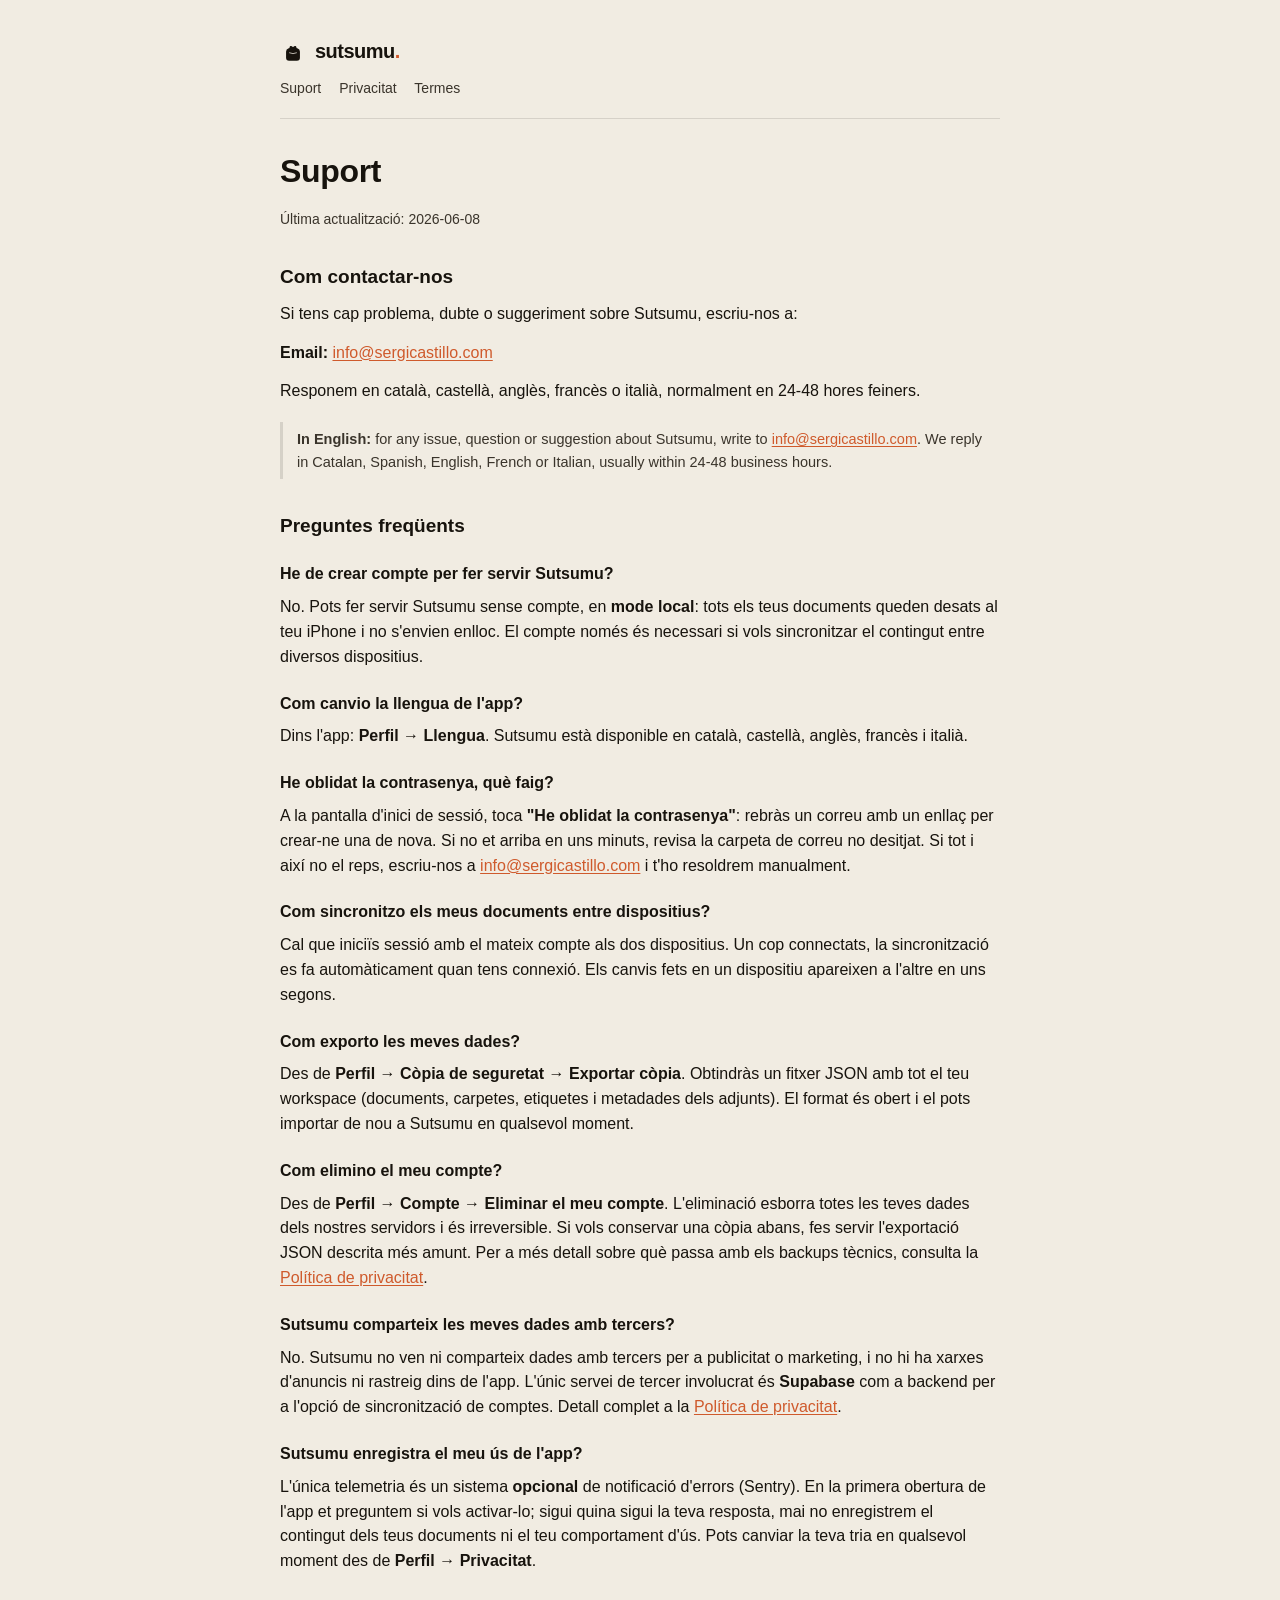
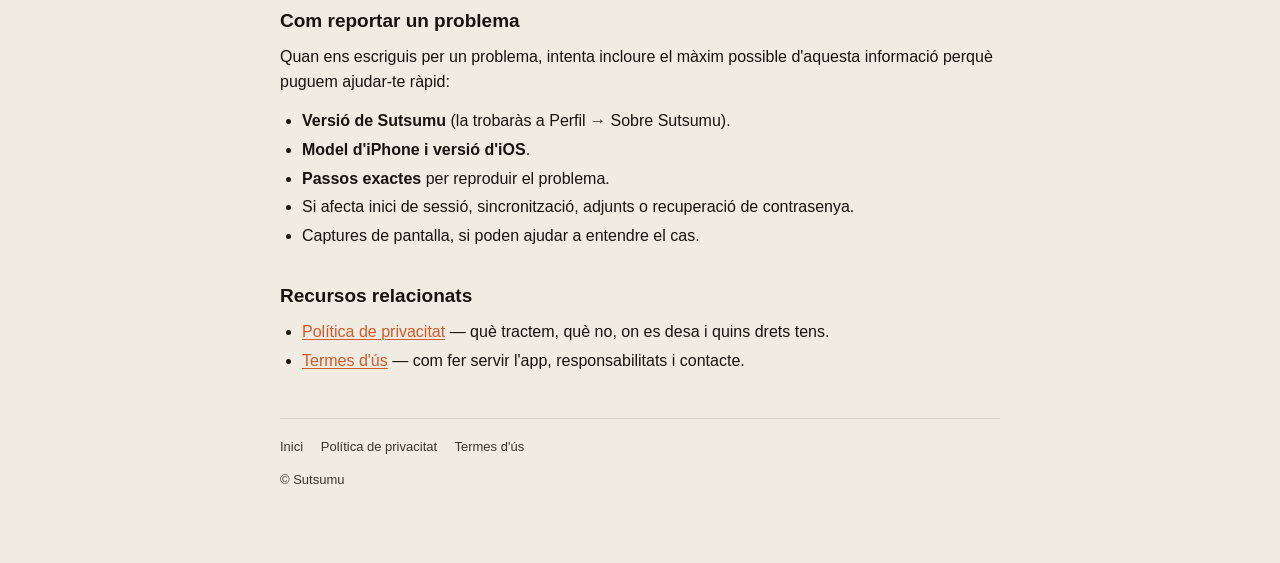
<file: support/index.html>
<!DOCTYPE html>
<html lang="ca">
<head>
  <meta charset="utf-8">
  <meta name="viewport" content="width=device-width, initial-scale=1">
  <title>Suport — Sutsumu</title>
  <meta name="description" content="Suport de Sutsumu: com contactar-nos, preguntes freqüents i com reportar un problema.">
  <meta name="robots" content="index, follow">
  <link rel="stylesheet" href="../styles.css">
</head>
<body>
  <div class="container">
    <header>
      <a href="../" class="brand" aria-label="Sutsumu — inici">
        <svg class="brand-mark" viewBox="0 0 120 120" xmlns="http://www.w3.org/2000/svg" aria-hidden="true" focusable="false">
          <path d="M28 58 Q28 46 40 43 L60 38 L80 43 Q92 46 92 58 L92 86 Q92 100 78 100 L42 100 Q28 100 28 86 Z" fill="currentColor"/>
          <path d="M60 38 C54 30 46 30 44 38 C42 46 52 48 60 44 C68 48 78 46 76 38 C74 30 66 30 60 38 Z" fill="currentColor"/>
          <path d="M44 64 Q60 72 76 64" stroke="var(--bg)" stroke-width="3.4" stroke-linecap="round" fill="none"/>
        </svg>
        <span class="brand-text">sutsumu<span class="brand-dot">.</span></span>
      </a>
      <nav>
        <a href="../support/">Suport</a>
        <a href="../privacy/">Privacitat</a>
        <a href="../terms/">Termes</a>
      </nav>
    </header>
    <main>
      <h1>Suport</h1>
      <p class="subtitle">Última actualització: 2026-06-08</p>

      <h2>Com contactar-nos</h2>
      <p>
        Si tens cap problema, dubte o suggeriment sobre Sutsumu, escriu-nos a:
      </p>
      <p>
        <strong>Email:</strong>
        <a href="mailto:info@sergicastillo.com">info@sergicastillo.com</a>
      </p>
      <p>
        Responem en català, castellà, anglès, francès o italià, normalment en
        24-48 hores feiners.
      </p>

      <blockquote lang="en">
        <strong>In English:</strong> for any issue, question or suggestion about
        Sutsumu, write to
        <a href="mailto:info@sergicastillo.com">info@sergicastillo.com</a>. We
        reply in Catalan, Spanish, English, French or Italian, usually within
        24-48 business hours.
      </blockquote>

      <h2>Preguntes freqüents</h2>

      <h3>He de crear compte per fer servir Sutsumu?</h3>
      <p>
        No. Pots fer servir Sutsumu sense compte, en <strong>mode local</strong>:
        tots els teus documents queden desats al teu iPhone i no s'envien
        enlloc. El compte només és necessari si vols sincronitzar el contingut
        entre diversos dispositius.
      </p>

      <h3>Com canvio la llengua de l'app?</h3>
      <p>
        Dins l'app: <strong>Perfil → Llengua</strong>. Sutsumu està disponible
        en català, castellà, anglès, francès i italià.
      </p>

      <h3>He oblidat la contrasenya, què faig?</h3>
      <p>
        A la pantalla d'inici de sessió, toca <strong>"He oblidat la
        contrasenya"</strong>: rebràs un correu amb un enllaç per crear-ne una
        de nova. Si no et arriba en uns minuts, revisa la carpeta de correu no
        desitjat. Si tot i així no el reps, escriu-nos a
        <a href="mailto:info@sergicastillo.com">info@sergicastillo.com</a> i
        t'ho resoldrem manualment.
      </p>

      <h3>Com sincronitzo els meus documents entre dispositius?</h3>
      <p>
        Cal que iniciïs sessió amb el mateix compte als dos dispositius. Un cop
        connectats, la sincronització es fa automàticament quan tens connexió.
        Els canvis fets en un dispositiu apareixen a l'altre en uns segons.
      </p>

      <h3>Com exporto les meves dades?</h3>
      <p>
        Des de <strong>Perfil → Còpia de seguretat → Exportar còpia</strong>.
        Obtindràs un fitxer JSON amb tot el teu workspace (documents, carpetes,
        etiquetes i metadades dels adjunts). El format és obert i el pots
        importar de nou a Sutsumu en qualsevol moment.
      </p>

      <h3>Com elimino el meu compte?</h3>
      <p>
        Des de <strong>Perfil → Compte → Eliminar el meu compte</strong>.
        L'eliminació esborra totes les teves dades dels nostres servidors i és
        irreversible. Si vols conservar una còpia abans, fes servir
        l'exportació JSON descrita més amunt. Per a més detall sobre què passa
        amb els backups tècnics, consulta la
        <a href="../privacy/">Política de privacitat</a>.
      </p>

      <h3>Sutsumu comparteix les meves dades amb tercers?</h3>
      <p>
        No. Sutsumu no ven ni comparteix dades amb tercers per a publicitat o
        marketing, i no hi ha xarxes d'anuncis ni rastreig dins de l'app. L'únic
        servei de tercer involucrat és <strong>Supabase</strong> com a backend
        per a l'opció de sincronització de comptes. Detall complet a la
        <a href="../privacy/">Política de privacitat</a>.
      </p>

      <h3>Sutsumu enregistra el meu ús de l'app?</h3>
      <p>
        L'única telemetria és un sistema <strong>opcional</strong> de
        notificació d'errors (Sentry). En la primera obertura de l'app et
        preguntem si vols activar-lo; sigui quina sigui la teva resposta, mai
        no enregistrem el contingut dels teus documents ni el teu comportament
        d'ús. Pots canviar la teva tria en qualsevol moment des de
        <strong>Perfil → Privacitat</strong>.
      </p>

      <h2>Com reportar un problema</h2>
      <p>
        Quan ens escriguis per un problema, intenta incloure el màxim possible
        d'aquesta informació perquè puguem ajudar-te ràpid:
      </p>
      <ul>
        <li><strong>Versió de Sutsumu</strong> (la trobaràs a Perfil → Sobre Sutsumu).</li>
        <li><strong>Model d'iPhone i versió d'iOS</strong>.</li>
        <li><strong>Passos exactes</strong> per reproduir el problema.</li>
        <li>Si afecta inici de sessió, sincronització, adjunts o recuperació de contrasenya.</li>
        <li>Captures de pantalla, si poden ajudar a entendre el cas.</li>
      </ul>

      <h2>Recursos relacionats</h2>
      <ul>
        <li><a href="../privacy/">Política de privacitat</a> — què tractem, què no, on es desa i quins drets tens.</li>
        <li><a href="../terms/">Termes d'ús</a> — com fer servir l'app, responsabilitats i contacte.</li>
      </ul>
    </main>
    <footer>
      <nav>
        <a href="../">Inici</a>
        <a href="../privacy/">Política de privacitat</a>
        <a href="../terms/">Termes d'ús</a>
      </nav>
      <p>© Sutsumu</p>
    </footer>
  </div>
</body>
</html>
</file>
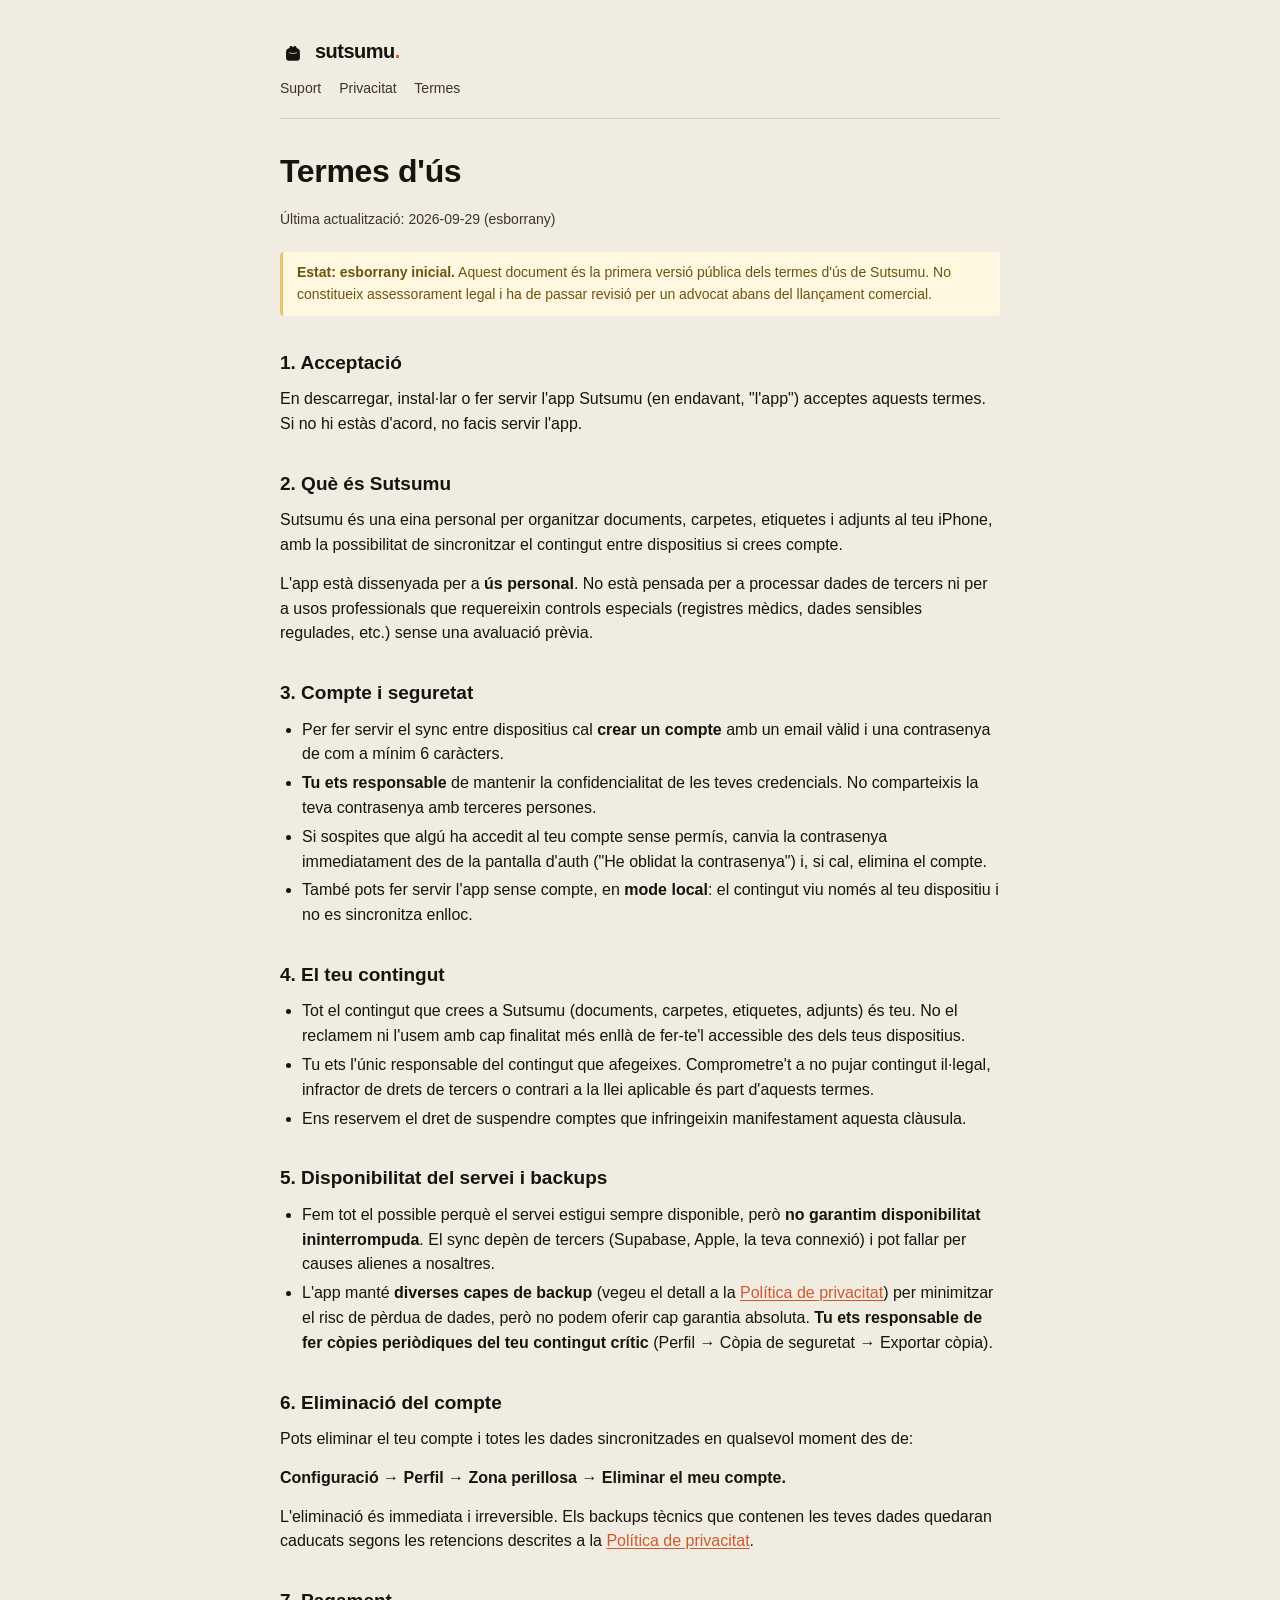
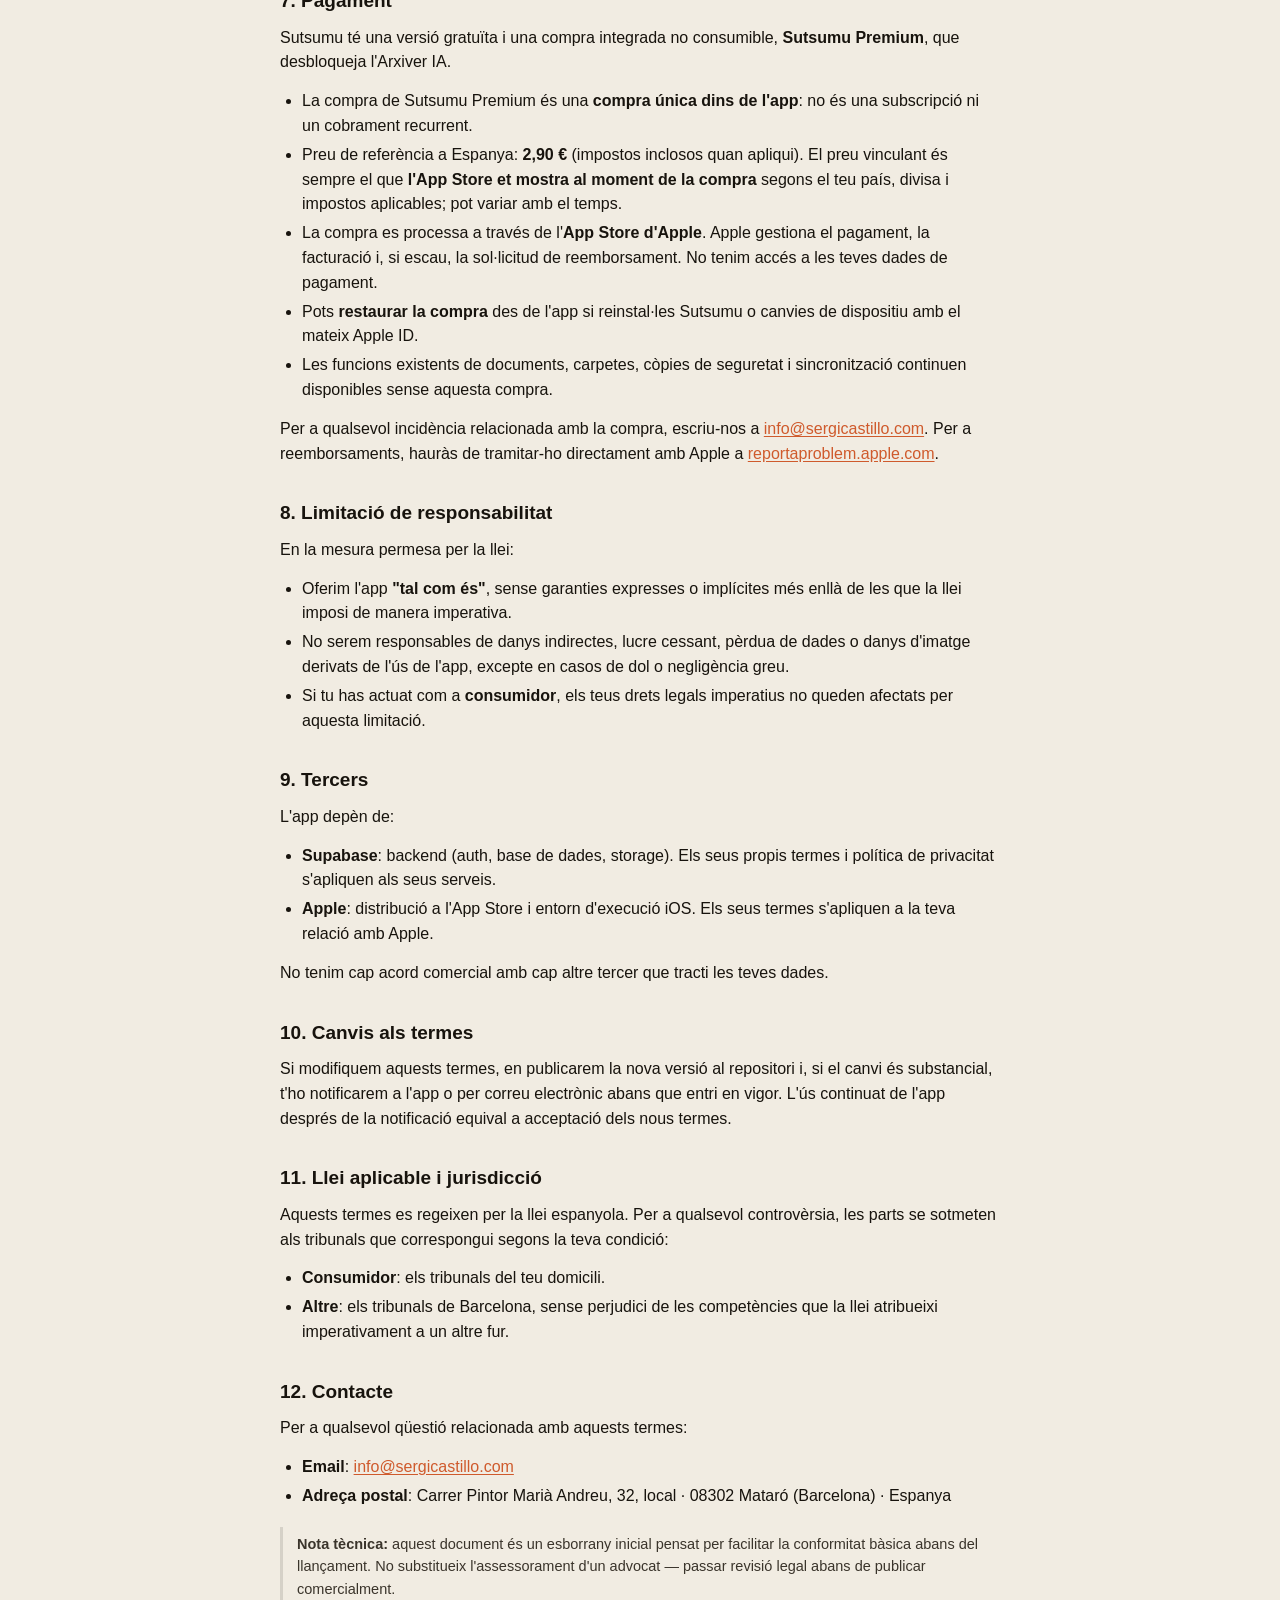
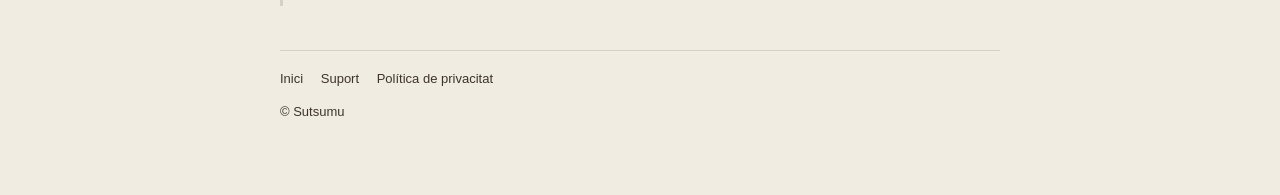
<file: terms/index.html>
<!DOCTYPE html>
<html lang="ca">
<head>
  <meta charset="utf-8">
  <meta name="viewport" content="width=device-width, initial-scale=1">
  <title>Termes d'ús — Sutsumu</title>
  <meta name="description" content="Termes d'ús de Sutsumu: acceptació, compte, contingut, responsabilitats.">
  <meta name="robots" content="index, follow">
  <link rel="stylesheet" href="../styles.css">
</head>
<body>
  <div class="container">
    <header>
      <a href="../" class="brand" aria-label="Sutsumu — inici">
        <svg class="brand-mark" viewBox="0 0 120 120" xmlns="http://www.w3.org/2000/svg" aria-hidden="true" focusable="false">
          <path d="M28 58 Q28 46 40 43 L60 38 L80 43 Q92 46 92 58 L92 86 Q92 100 78 100 L42 100 Q28 100 28 86 Z" fill="currentColor"/>
          <path d="M60 38 C54 30 46 30 44 38 C42 46 52 48 60 44 C68 48 78 46 76 38 C74 30 66 30 60 38 Z" fill="currentColor"/>
          <path d="M44 64 Q60 72 76 64" stroke="var(--bg)" stroke-width="3.4" stroke-linecap="round" fill="none"/>
        </svg>
        <span class="brand-text">sutsumu<span class="brand-dot">.</span></span>
      </a>
      <nav>
        <a href="../support/">Suport</a>
        <a href="../privacy/">Privacitat</a>
        <a href="../terms/">Termes</a>
      </nav>
    </header>
    <main>
      <h1>Termes d'ús</h1>
      <p class="subtitle">Última actualització: 2026-09-29 (esborrany)</p>

      <div class="pending">
        <strong>Estat: esborrany inicial.</strong> Aquest document és la primera
        versió pública dels termes d'ús de Sutsumu. No constitueix assessorament
        legal i ha de passar revisió per un advocat abans del llançament
        comercial.
      </div>

      <h2>1. Acceptació</h2>
      <p>
        En descarregar, instal·lar o fer servir l'app Sutsumu (en endavant,
        "l'app") acceptes aquests termes. Si no hi estàs d'acord, no facis
        servir l'app.
      </p>

      <h2>2. Què és Sutsumu</h2>
      <p>
        Sutsumu és una eina personal per organitzar documents, carpetes,
        etiquetes i adjunts al teu iPhone, amb la possibilitat de sincronitzar
        el contingut entre dispositius si crees compte.
      </p>
      <p>
        L'app està dissenyada per a <strong>ús personal</strong>. No està
        pensada per a processar dades de tercers ni per a usos professionals
        que requereixin controls especials (registres mèdics, dades sensibles
        regulades, etc.) sense una avaluació prèvia.
      </p>

      <h2>3. Compte i seguretat</h2>
      <ul>
        <li>Per fer servir el sync entre dispositius cal <strong>crear un compte</strong> amb un email vàlid i una contrasenya de com a mínim 6 caràcters.</li>
        <li><strong>Tu ets responsable</strong> de mantenir la confidencialitat de les teves credencials. No comparteixis la teva contrasenya amb terceres persones.</li>
        <li>Si sospites que algú ha accedit al teu compte sense permís, canvia la contrasenya immediatament des de la pantalla d'auth ("He oblidat la contrasenya") i, si cal, elimina el compte.</li>
        <li>També pots fer servir l'app sense compte, en <strong>mode local</strong>: el contingut viu només al teu dispositiu i no es sincronitza enlloc.</li>
      </ul>

      <h2>4. El teu contingut</h2>
      <ul>
        <li>Tot el contingut que crees a Sutsumu (documents, carpetes, etiquetes, adjunts) és teu. No el reclamem ni l'usem amb cap finalitat més enllà de fer-te'l accessible des dels teus dispositius.</li>
        <li>Tu ets l'únic responsable del contingut que afegeixes. Comprometre't a no pujar contingut il·legal, infractor de drets de tercers o contrari a la llei aplicable és part d'aquests termes.</li>
        <li>Ens reservem el dret de suspendre comptes que infringeixin manifestament aquesta clàusula.</li>
      </ul>

      <h2>5. Disponibilitat del servei i backups</h2>
      <ul>
        <li>Fem tot el possible perquè el servei estigui sempre disponible, però <strong>no garantim disponibilitat ininterrompuda</strong>. El sync depèn de tercers (Supabase, Apple, la teva connexió) i pot fallar per causes alienes a nosaltres.</li>
        <li>L'app manté <strong>diverses capes de backup</strong> (vegeu el detall a la <a href="../privacy/">Política de privacitat</a>) per minimitzar el risc de pèrdua de dades, però no podem oferir cap garantia absoluta. <strong>Tu ets responsable de fer còpies periòdiques del teu contingut crític</strong> (Perfil → Còpia de seguretat → Exportar còpia).</li>
      </ul>

      <h2>6. Eliminació del compte</h2>
      <p>
        Pots eliminar el teu compte i totes les dades sincronitzades en
        qualsevol moment des de:
      </p>
      <p><strong>Configuració → Perfil → Zona perillosa → Eliminar el meu compte.</strong></p>
      <p>
        L'eliminació és immediata i irreversible. Els backups tècnics que
        contenen les teves dades quedaran caducats segons les retencions
        descrites a la <a href="../privacy/">Política de privacitat</a>.
      </p>

      <h2>7. Pagament</h2>
      <p>
        Sutsumu té una versió gratuïta i una compra integrada no consumible,
        <strong>Sutsumu Premium</strong>, que desbloqueja l'Arxiver IA.
      </p>
      <ul>
        <li>La compra de Sutsumu Premium és una <strong>compra única dins de l'app</strong>: no és una subscripció ni un cobrament recurrent.</li>
        <li>Preu de referència a Espanya: <strong>2,90 €</strong> (impostos inclosos quan apliqui). El preu vinculant és sempre el que <strong>l'App Store et mostra al moment de la compra</strong> segons el teu país, divisa i impostos aplicables; pot variar amb el temps.</li>
        <li>La compra es processa a través de l'<strong>App Store d'Apple</strong>. Apple gestiona el pagament, la facturació i, si escau, la sol·licitud de reemborsament. No tenim accés a les teves dades de pagament.</li>
        <li>Pots <strong>restaurar la compra</strong> des de l'app si reinstal·les Sutsumu o canvies de dispositiu amb el mateix Apple ID.</li>
        <li>Les funcions existents de documents, carpetes, còpies de seguretat i sincronització continuen disponibles sense aquesta compra.</li>
      </ul>
      <p>
        Per a qualsevol incidència relacionada amb la compra, escriu-nos a
        <a href="mailto:info@sergicastillo.com">info@sergicastillo.com</a>.
        Per a reemborsaments, hauràs de tramitar-ho directament amb Apple a
        <a href="https://reportaproblem.apple.com" rel="noopener">reportaproblem.apple.com</a>.
      </p>

      <h2>8. Limitació de responsabilitat</h2>
      <p>En la mesura permesa per la llei:</p>
      <ul>
        <li>Oferim l'app <strong>"tal com és"</strong>, sense garanties expresses o implícites més enllà de les que la llei imposi de manera imperativa.</li>
        <li>No serem responsables de danys indirectes, lucre cessant, pèrdua de dades o danys d'imatge derivats de l'ús de l'app, excepte en casos de dol o negligència greu.</li>
        <li>Si tu has actuat com a <strong>consumidor</strong>, els teus drets legals imperatius no queden afectats per aquesta limitació.</li>
      </ul>

      <h2>9. Tercers</h2>
      <p>L'app depèn de:</p>
      <ul>
        <li><strong>Supabase</strong>: backend (auth, base de dades, storage). Els seus propis termes i política de privacitat s'apliquen als seus serveis.</li>
        <li><strong>Apple</strong>: distribució a l'App Store i entorn d'execució iOS. Els seus termes s'apliquen a la teva relació amb Apple.</li>
      </ul>
      <p>
        No tenim cap acord comercial amb cap altre tercer que tracti les teves
        dades.
      </p>

      <h2>10. Canvis als termes</h2>
      <p>
        Si modifiquem aquests termes, en publicarem la nova versió al
        repositori i, si el canvi és substancial, t'ho notificarem a l'app o
        per correu electrònic abans que entri en vigor. L'ús continuat de
        l'app després de la notificació equival a acceptació dels nous termes.
      </p>

      <h2>11. Llei aplicable i jurisdicció</h2>
      <p>
        Aquests termes es regeixen per la llei espanyola. Per a qualsevol
        controvèrsia, les parts se sotmeten als tribunals que correspongui
        segons la teva condició:
      </p>
      <ul>
        <li><strong>Consumidor</strong>: els tribunals del teu domicili.</li>
        <li><strong>Altre</strong>: els tribunals de Barcelona, sense perjudici de les competències que la llei atribueixi imperativament a un altre fur.</li>
      </ul>

      <h2>12. Contacte</h2>
      <p>Per a qualsevol qüestió relacionada amb aquests termes:</p>
      <ul>
        <li><strong>Email</strong>: <a href="mailto:info@sergicastillo.com">info@sergicastillo.com</a></li>
        <li><strong>Adreça postal</strong>: Carrer Pintor Marià Andreu, 32, local · 08302 Mataró (Barcelona) · Espanya</li>
      </ul>

      <blockquote>
        <strong>Nota tècnica:</strong> aquest document és un esborrany inicial
        pensat per facilitar la conformitat bàsica abans del llançament. No
        substitueix l'assessorament d'un advocat — passar revisió legal abans
        de publicar comercialment.
      </blockquote>
    </main>
    <footer>
      <nav>
        <a href="../">Inici</a>
        <a href="../support/">Suport</a>
        <a href="../privacy/">Política de privacitat</a>
      </nav>
      <p>© Sutsumu</p>
    </footer>
  </div>
</body>
</html>
</file>
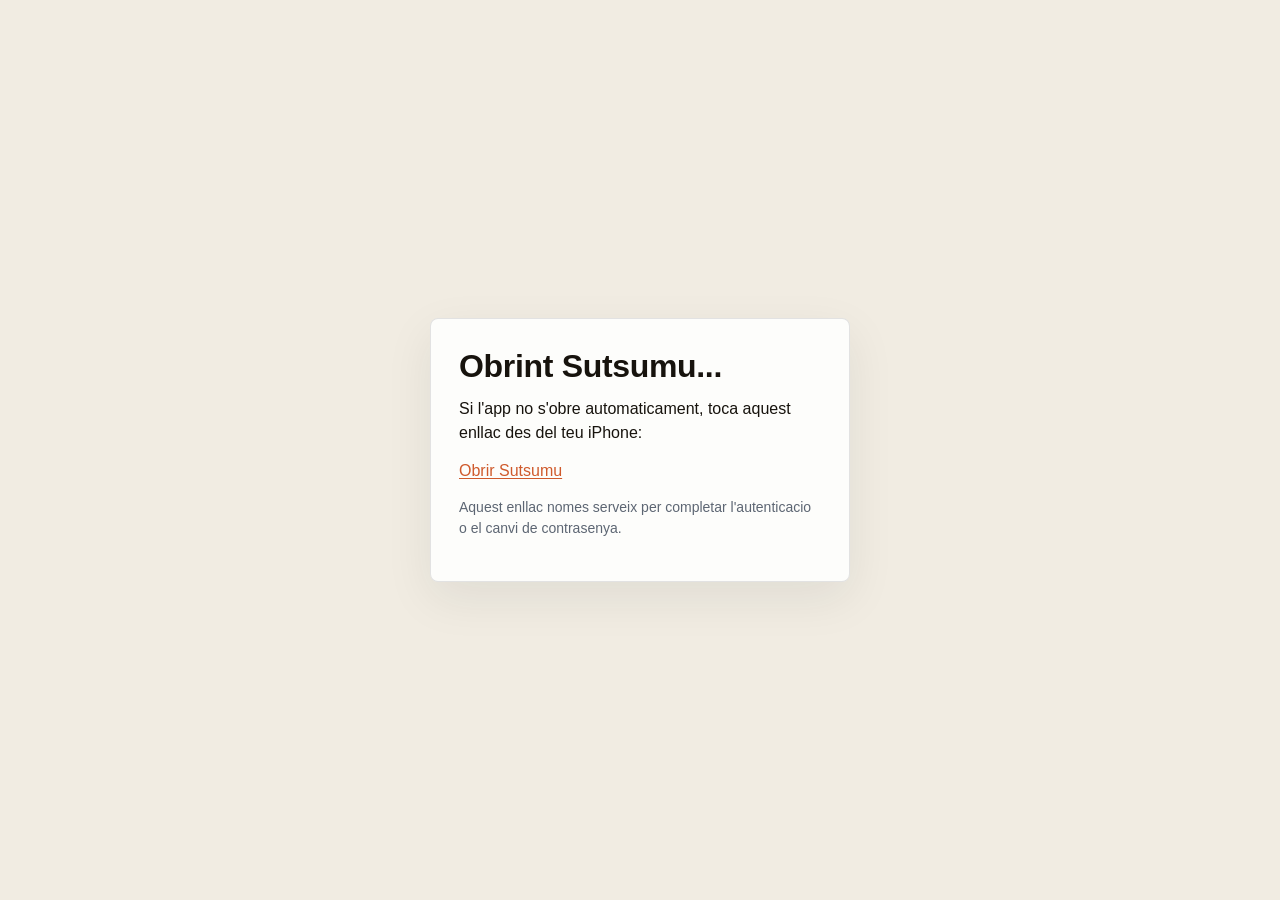
<file: auth/callback/index.html>
<!doctype html>
<html lang="ca">
<head>
  <meta charset="utf-8">
  <meta name="viewport" content="width=device-width, initial-scale=1">
  <meta name="robots" content="noindex">
  <title>Sutsumu - Autenticacio</title>
  <link rel="stylesheet" href="/styles.css">
  <style>
    body {
      min-height: 100vh;
      display: grid;
      place-items: center;
      padding: 24px;
    }

    main {
      width: min(100%, 420px);
      padding: 28px;
      border: 1px solid rgba(31, 35, 40, 0.12);
      border-radius: 8px;
      background: rgba(255, 255, 255, 0.86);
      box-shadow: 0 16px 48px rgba(31, 35, 40, 0.08);
    }

    h1 {
      margin-top: 0;
      font-size: 24px;
      line-height: 1.2;
    }

    p {
      line-height: 1.5;
    }

    .muted {
      color: #5d6673;
      font-size: 14px;
    }
  </style>
</head>
<body>
  <main>
    <h1>Obrint Sutsumu...</h1>
    <p>Si l'app no s'obre automaticament, toca aquest enllac des del teu iPhone:</p>
    <p><a id="open-app" href="cat.sergicastillo.sutsumu.v3://auth">Obrir Sutsumu</a></p>
    <p class="muted">Aquest enllac nomes serveix per completar l'autenticacio o el canvi de contrasenya.</p>
  </main>

  <script>
    const destination = `cat.sergicastillo.sutsumu.v3://auth${window.location.search}${window.location.hash}`;
    const link = document.getElementById("open-app");
    link.href = destination;

    window.setTimeout(() => {
      window.location.href = destination;
    }, 150);
  </script>
</body>
</html>
</file>
<file: styles.css>
/* Sutsumu — landing pública i pàgines legals
 *
 * CSS minimal, sense dependències externes ni fonts remotes.
 * Mobile-first amb un breakpoint únic per a pantalla mitjana.
 * Coherent visualment amb la marca v2 (Furoshiki / Argila): paleta
 * argila + tinta + paper + lli + sàlvia (vegeu Resources/brand/ al
 * repo principal).
 */

:root {
  color-scheme: light dark;

  /* Light theme — marca v2 */
  --bg: #f1ece2;          /* Lli */
  --surface: #e7e0d1;     /* Paper */
  --border: rgba(23,19,13,0.12);
  --ink: #17130d;         /* Tinta */
  --muted: #3a342b;       /* Tinta atenuada */
  --accent: #cf5a2c;      /* Argila */
  --accent-deep: #b14620; /* Argila profunda */
  --sage: #6f7657;        /* Sàlvia (reserva) */
  --code-bg: #ded5c2;     /* Paper-3 */
  --warn-bg: #fff7e0;
  --warn-border: #e6c570;
  --warn-ink: #6b5410;
}

@media (prefers-color-scheme: dark) {
  :root {
    --bg: #17130d;          /* Tinta */
    --surface: #1f1a13;
    --border: rgba(241,236,226,0.14);
    --ink: #f1ece2;         /* Lli */
    --muted: #c8c0ad;
    --accent: #e07a4d;      /* Argila il·luminada */
    --accent-deep: #cf5a2c;
    --sage: #98a07a;
    --code-bg: #261f17;
    --warn-bg: #2f2716;
    --warn-border: #6b5410;
    --warn-ink: #f0d68a;
  }
}

* { box-sizing: border-box; }

html, body {
  margin: 0;
  padding: 0;
  background: var(--bg);
  color: var(--ink);
  font-family: -apple-system, BlinkMacSystemFont, "SF Pro Text", "Helvetica Neue", Arial, sans-serif;
  font-size: 16px;
  line-height: 1.55;
  -webkit-text-size-adjust: 100%;
}

body {
  padding: 24px 18px 48px;
}

.container {
  max-width: 720px;
  margin: 0 auto;
}

header {
  border-bottom: 1px solid var(--border);
  padding-bottom: 18px;
  margin-bottom: 28px;
}

header a.brand {
  display: inline-flex;
  align-items: center;
  gap: 9px;
  font-weight: 700;
  font-size: 20px;
  color: var(--ink);
  text-decoration: none;
  letter-spacing: -0.025em;
}

header a.brand .brand-mark {
  width: 26px;
  height: 26px;
  flex-shrink: 0;
  color: var(--ink);
}

header a.brand .brand-text {
  font-weight: 600;
}

header a.brand .brand-dot {
  color: var(--accent);
}

header nav {
  margin-top: 6px;
  font-size: 14px;
  color: var(--muted);
}

header nav a {
  color: var(--muted);
  text-decoration: none;
  margin-right: 14px;
}

header nav a:hover { color: var(--accent); }

main h1 {
  font-size: 28px;
  font-weight: 700;
  letter-spacing: -0.01em;
  margin: 0 0 12px;
}

main h2 {
  font-size: 19px;
  font-weight: 600;
  margin: 32px 0 10px;
}

main h3 {
  font-size: 16px;
  font-weight: 600;
  margin: 22px 0 8px;
}

main p { margin: 0 0 14px; }

main a {
  color: var(--accent);
  text-decoration: underline;
  text-underline-offset: 2px;
}

main ul, main ol {
  padding-left: 22px;
  margin: 0 0 14px;
}

main li { margin-bottom: 4px; }

main code {
  background: var(--code-bg);
  color: var(--ink);
  padding: 1px 5px;
  border-radius: 4px;
  font-family: "SF Mono", Menlo, Consolas, monospace;
  font-size: 13.5px;
}

main table {
  width: 100%;
  border-collapse: collapse;
  margin: 0 0 18px;
  font-size: 14.5px;
}

main th, main td {
  border: 1px solid var(--border);
  padding: 8px 10px;
  text-align: left;
  vertical-align: top;
}

main th {
  background: var(--code-bg);
  font-weight: 600;
}

.subtitle {
  color: var(--muted);
  font-size: 14px;
  margin: 0 0 22px;
}

.pending {
  background: var(--warn-bg);
  border-left: 3px solid var(--warn-border);
  color: var(--warn-ink);
  padding: 10px 14px;
  border-radius: 4px;
  font-size: 14px;
  margin: 18px 0;
}

blockquote {
  border-left: 3px solid var(--border);
  margin: 18px 0;
  padding: 6px 14px;
  color: var(--muted);
  font-size: 14.5px;
}

footer {
  border-top: 1px solid var(--border);
  margin-top: 44px;
  padding-top: 18px;
  font-size: 13px;
  color: var(--muted);
}

footer a {
  color: var(--muted);
  text-decoration: none;
  margin-right: 14px;
}

footer a:hover { color: var(--accent); }

/* Landing-specific */
.landing-card {
  background: var(--surface);
  border: 1px solid var(--border);
  border-radius: 12px;
  padding: 22px;
  margin: 18px 0;
}

.landing-card h2,
.landing-card h3 {
  margin: 0 0 8px;
  font-size: 17px;
}

.landing-card p {
  color: var(--muted);
  font-size: 14.5px;
  margin: 0 0 12px;
}

.landing-card a.cta {
  display: inline-block;
  color: var(--accent);
  font-weight: 600;
  text-decoration: none;
}

.landing-card a.cta:hover { text-decoration: underline; }

/* Hero — first impression */
.hero {
  padding: 24px 0 36px;
  text-align: left;
}

.hero h1 {
  font-size: 48px;
  line-height: 1.05;
  letter-spacing: -0.03em;
  margin: 0 0 8px;
  font-weight: 700;
}

.hero h1 .hero-dot {
  color: var(--accent);
}

.hero .lead {
  font-family: "New York", "Iowan Old Style", Georgia, "Times New Roman", serif;
  font-style: italic;
  font-size: 22px;
  color: var(--accent);
  margin: 0 0 18px;
  line-height: 1.3;
}

.hero-pitch {
  font-size: 16.5px;
  color: var(--ink);
  margin: 0 0 22px;
  max-width: 56ch;
}

.hero-cta {
  margin: 0;
}

.appstore-btn {
  display: inline-block;
  background: var(--ink);
  color: var(--bg) !important;
  text-decoration: none !important;
  padding: 12px 20px;
  border-radius: 10px;
  font-weight: 600;
  font-size: 15px;
  letter-spacing: 0.01em;
  transition: opacity 0.15s ease;
}

.appstore-btn:hover { opacity: 0.85; }

/* What is Sutsumu */
.pitch p {
  font-size: 16px;
  max-width: 60ch;
}

/* Highlights grid */
.highlights {
  display: grid;
  grid-template-columns: 1fr;
  gap: 14px;
  margin: 24px 0 8px;
}

.highlight-card {
  background: var(--surface);
  border: 1px solid var(--border);
  border-radius: 12px;
  padding: 18px 20px;
}

.highlight-card h3 {
  font-size: 15.5px;
  margin: 0 0 6px;
  color: var(--ink);
}

.highlight-card p {
  margin: 0;
  font-size: 14.5px;
  color: var(--muted);
}

/* English block */
.english {
  margin-top: 36px;
  padding: 20px 22px;
  background: var(--code-bg);
  border-radius: 12px;
}

.english h2 {
  font-size: 14px;
  font-weight: 600;
  margin: 0 0 8px;
  color: var(--muted);
  text-transform: uppercase;
  letter-spacing: 0.06em;
}

.english p {
  margin: 0;
  font-size: 14.5px;
  color: var(--ink);
  max-width: 64ch;
}

.english a {
  color: var(--accent);
  font-weight: 600;
}

/* Resources */
.resources { margin-top: 24px; }

@media (min-width: 720px) {
  body { padding: 36px 24px 60px; }
  main h1 { font-size: 32px; }
  .hero h1 { font-size: 64px; }
  .hero .lead { font-size: 26px; }
  .highlights { grid-template-columns: 1fr 1fr; }
}
</file>
